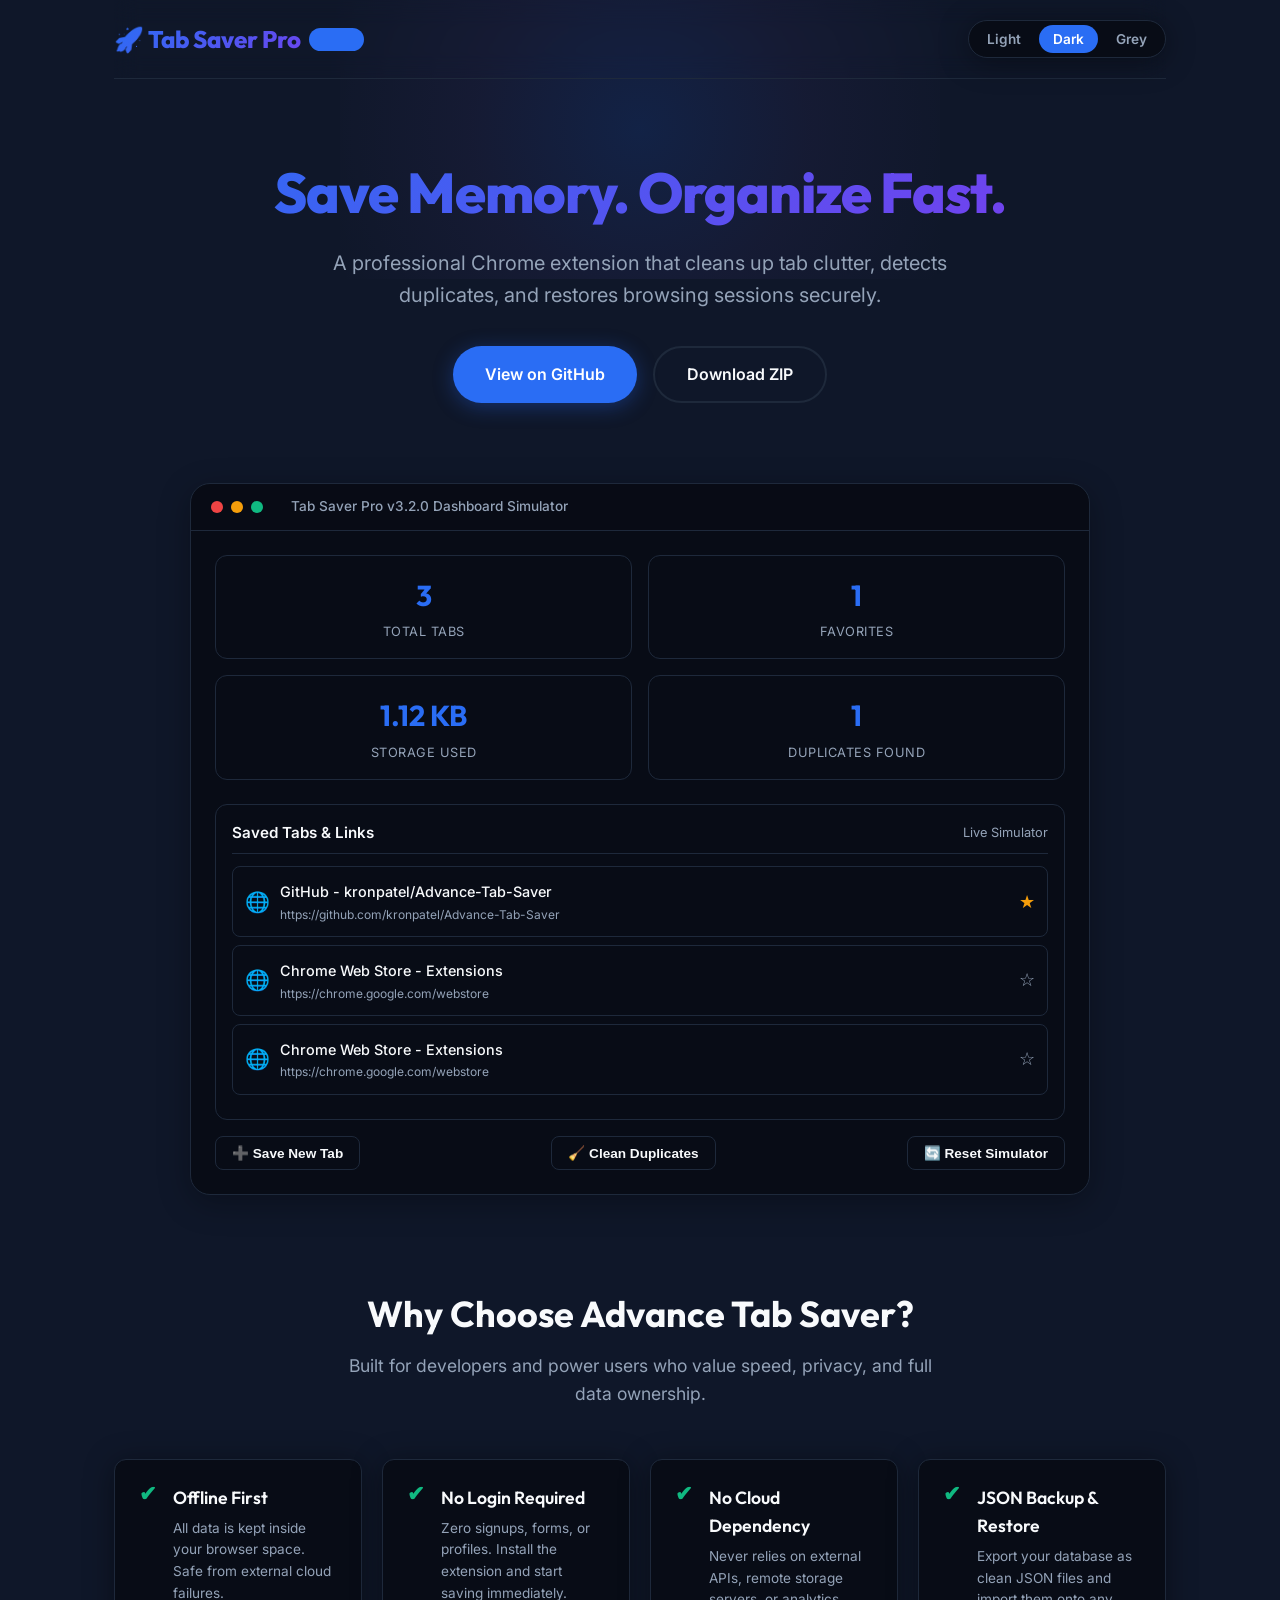
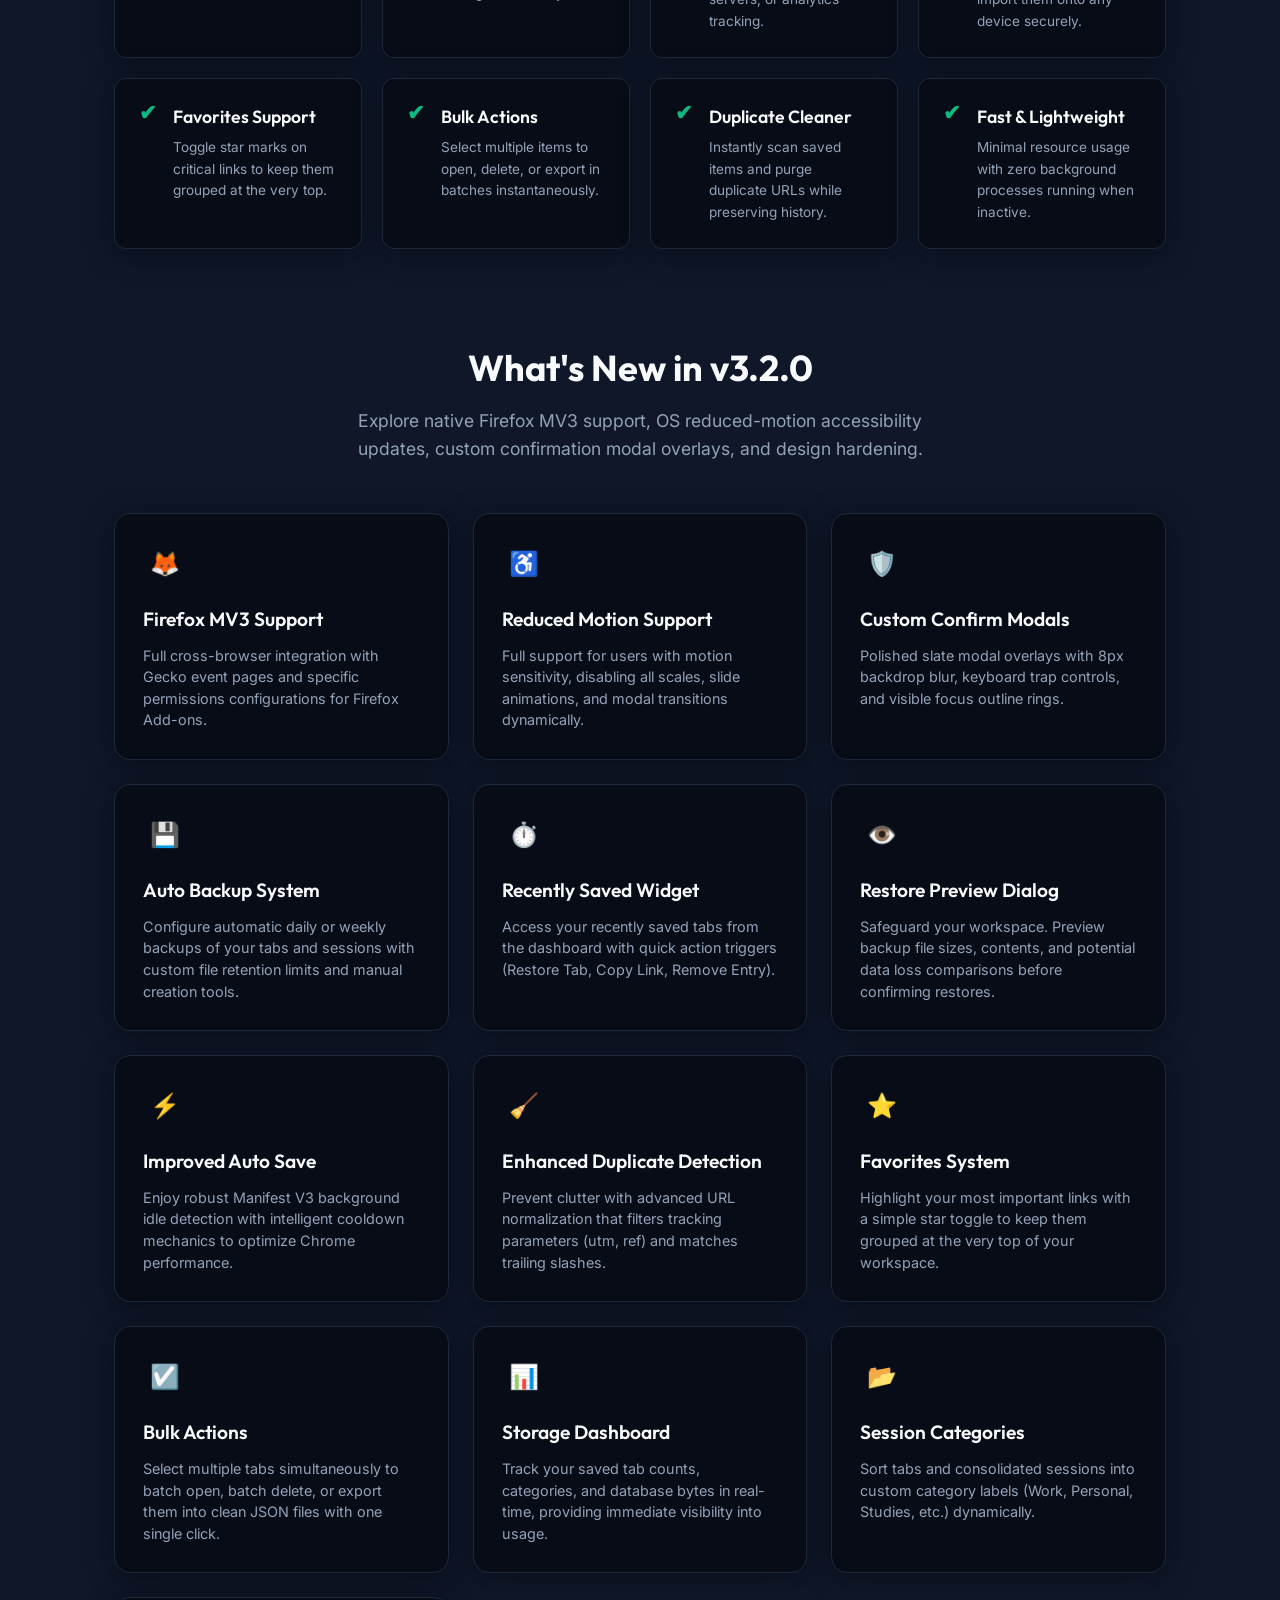
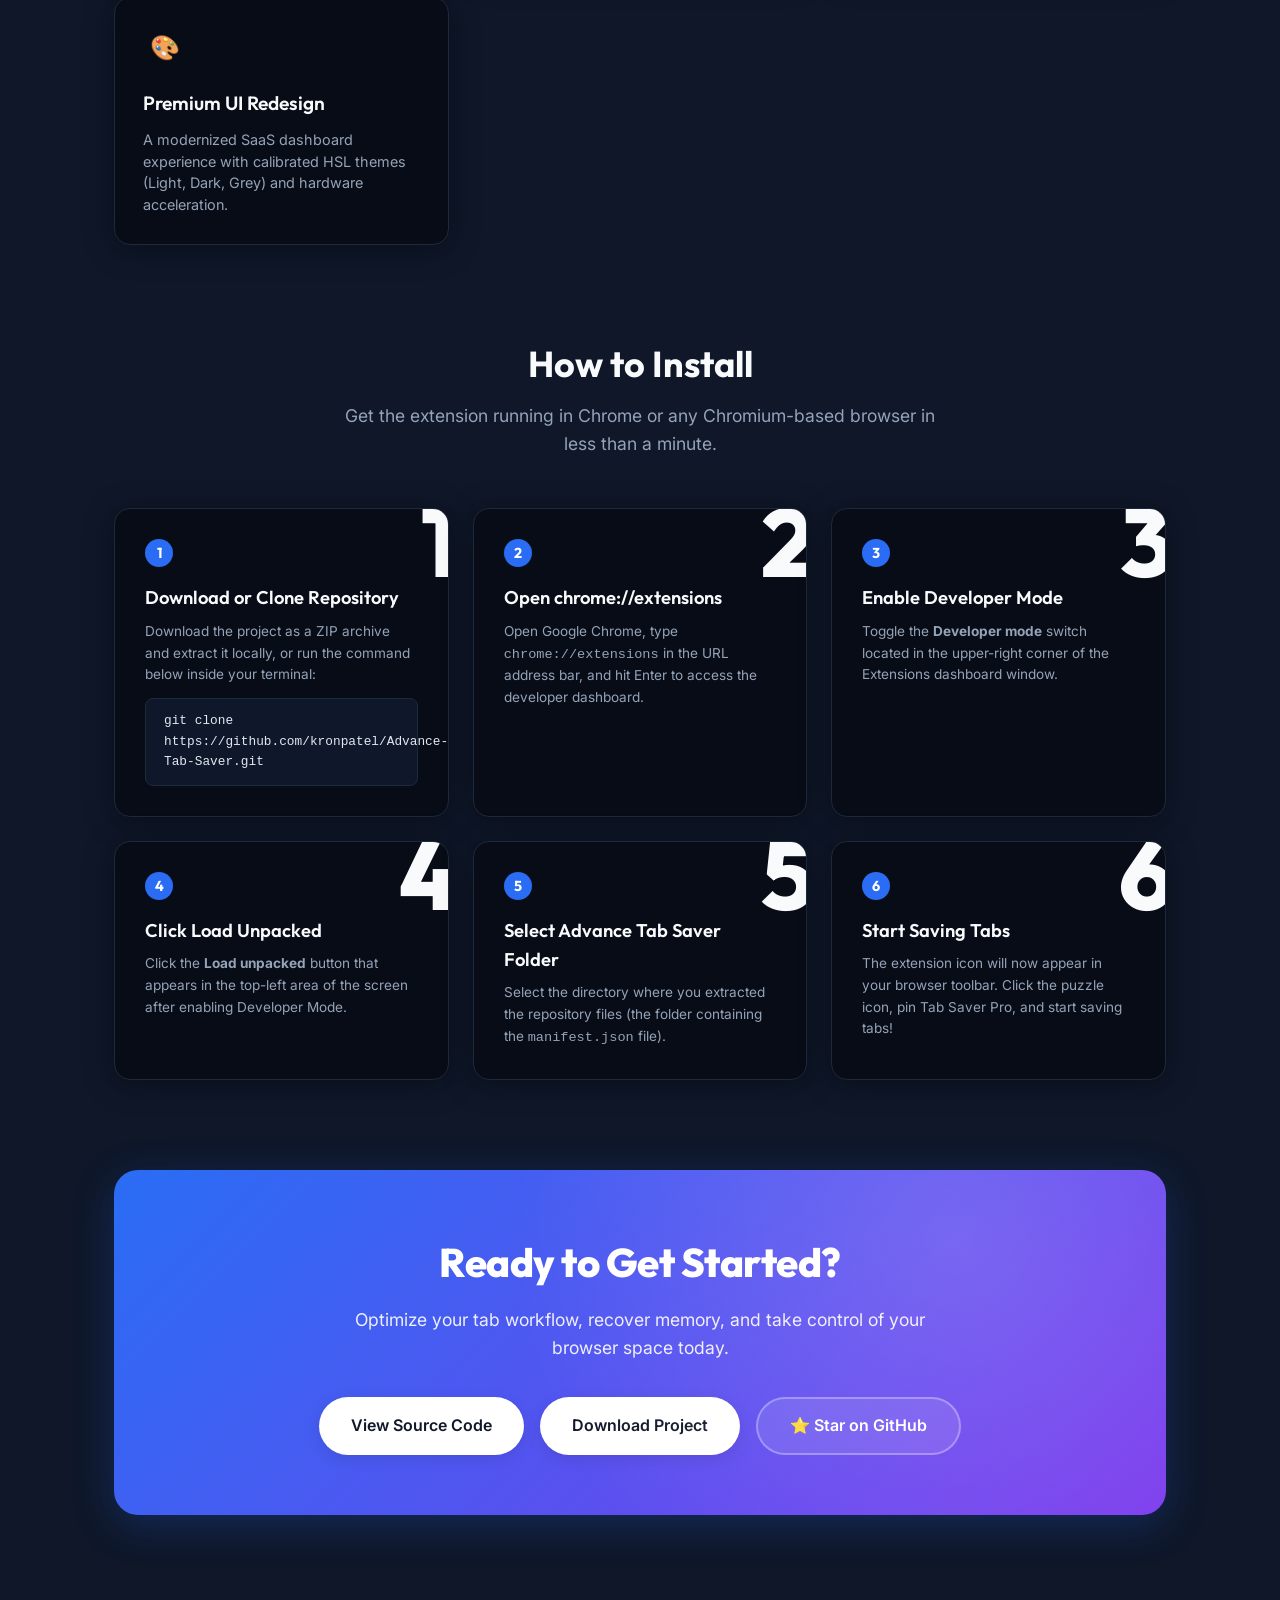
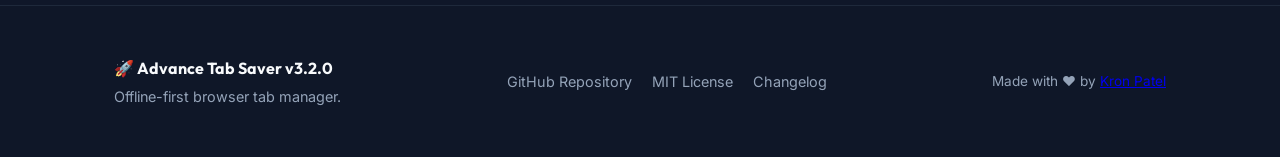
<file: index.html>
<!DOCTYPE html>
<html lang="en">
<head>
    <meta charset="UTF-8">
    <meta name="viewport" content="width=device-width, initial-scale=1.0">
    <title>Tab Saver Pro - Save Memory & Organize Browser Tabs</title>
    <meta name="description" content="A premium Chrome extension to save, organize, categorize, restore, and manage browser tabs with favorites, bulk actions, duplicate detection, and storage analytics.">
    
    <!-- SEO & Open Graph Metadata -->
    <meta name="keywords" content="Tab Saver Pro, browser extension, tab manager, session saver, chrome extension, firefox addon, productivity, tab organizer, duplicate tab cleaner">
    <meta property="og:title" content="Tab Saver Pro - Save Memory & Organize Browser Tabs">
    <meta property="og:description" content="A premium offline-first web extension to save, organize, categorize, and restore your browser tabs and sessions with automated backups and duplicate cleaning.">
    <meta property="og:type" content="website">
    <meta property="og:url" content="https://kronpatel.github.io/Advance-Tab-Saver/">
    <meta property="og:image" content="icons/icon128.png">
    
    <!-- Favicon link -->
    <link rel="icon" type="image/png" href="icons/icon32.png">

    <!-- Google Fonts -->
    <link rel="preconnect" href="https://fonts.googleapis.com">
    <link rel="preconnect" href="https://fonts.gstatic.com" crossorigin>
    <link href="https://fonts.googleapis.com/css2?family=Inter:wght@300;400;500;600;700&family=Outfit:wght@400;500;600;700;800&display=swap" rel="stylesheet">
    
    <style>
        /* --- Design System & CSS Variables --- */
        :root {
            --font-display: 'Outfit', sans-serif;
            --font-body: 'Inter', sans-serif;
            
            /* Calibrated HSL Theme Variables */
            --primary-hsl: 220 90% 56%;
            --primary: hsl(var(--primary-hsl));
            --primary-hover: hsl(220 90% 46%);
            
            /* Theme overrides default to Dark */
            --bg-hsl: 222 47% 11%;
            --bg: hsl(var(--bg-hsl));
            --card-hsl: 222 47% 6%;
            --card: hsl(var(--card-hsl));
            --text-hsl: 210 40% 98%;
            --text: hsl(var(--text-hsl));
            --text-muted-hsl: 215 20.2% 65.1%;
            --text-muted: hsl(var(--text-muted-hsl));
            --border-hsl: 217.2 32.6% 17.5%;
            --border: hsl(var(--border-hsl));
            --shadow: 0 4px 30px rgba(0, 0, 0, 0.4);
            --gradient: linear-gradient(135deg, hsl(220 90% 56%) 0%, hsl(262 83% 58%) 100%);
            --card-shadow: 0 8px 32px 0 rgba(0, 0, 0, 0.3);
        }

        /* Light Theme */
        body.theme-light {
            --bg-hsl: 210 40% 98%;
            --bg: hsl(var(--bg-hsl));
            --card-hsl: 0 0% 100%;
            --card: hsl(var(--card-hsl));
            --text-hsl: 222 47% 11%;
            --text: hsl(var(--text-hsl));
            --text-muted-hsl: 215.4 16.3% 46.9%;
            --text-muted: hsl(var(--text-muted-hsl));
            --border-hsl: 214.3 31.8% 91.4%;
            --border: hsl(var(--border-hsl));
            --shadow: 0 4px 20px rgba(0, 0, 0, 0.05);
            --card-shadow: 0 8px 32px 0 rgba(31, 38, 135, 0.05);
        }

        /* Grey Theme */
        body.theme-grey {
            --bg-hsl: 218 11% 19%;
            --bg: hsl(var(--bg-hsl));
            --card-hsl: 218 11% 14%;
            --card: hsl(var(--card-hsl));
            --text-hsl: 210 20% 98%;
            --text: hsl(var(--text-hsl));
            --text-muted-hsl: 218 11% 65%;
            --text-muted: hsl(var(--text-muted-hsl));
            --border-hsl: 218 11% 25%;
            --border: hsl(var(--border-hsl));
            --shadow: 0 4px 30px rgba(0, 0, 0, 0.3);
            --card-shadow: 0 8px 32px 0 rgba(0, 0, 0, 0.25);
        }

        /* Reset & Global */
        * {
            box-sizing: border-box;
            margin: 0;
            padding: 0;
        }

        body {
            font-family: var(--font-body);
            background-color: var(--bg);
            color: var(--text);
            overflow-x: hidden;
            line-height: 1.6;
            transition: background-color 0.3s ease, color 0.3s ease, border-color 0.3s ease;
        }

        .container {
            max-width: 1100px;
            margin: 0 auto;
            padding: 0 24px;
        }

        /* --- Header / Navbar --- */
        nav {
            display: flex;
            justify-content: space-between;
            align-items: center;
            padding: 20px 0;
            border-bottom: 1px solid var(--border);
            position: sticky;
            top: 0;
            background: rgba(var(--bg-hsl), 0.8);
            backdrop-filter: blur(12px);
            z-index: 100;
            transition: background-color 0.3s ease, border-color 0.3s ease;
        }

        .logo {
            font-family: var(--font-display);
            font-size: 1.5rem;
            font-weight: 800;
            background: var(--gradient);
            -webkit-background-clip: text;
            background-clip: text;
            -webkit-text-fill-color: transparent;
            display: flex;
            align-items: center;
            gap: 8px;
            text-decoration: none;
        }

        .version-tag {
            background: var(--primary);
            color: white;
            font-size: 0.75rem;
            font-weight: 600;
            padding: 2px 8px;
            border-radius: 20px;
            letter-spacing: 0.5px;
        }

        /* Theme Switcher */
        .theme-selector {
            display: flex;
            background: var(--card);
            border: 1px solid var(--border);
            padding: 4px;
            border-radius: 30px;
            gap: 4px;
            box-shadow: var(--shadow);
        }

        .theme-btn {
            background: transparent;
            border: none;
            color: var(--text-muted);
            padding: 6px 14px;
            border-radius: 20px;
            cursor: pointer;
            font-size: 0.85rem;
            font-weight: 600;
            transition: all 0.2s ease;
            font-family: var(--font-body);
        }

        .theme-btn.active {
            background: var(--primary);
            color: #ffffff;
        }

        /* --- Hero Section --- */
        .hero {
            padding: 80px 0 40px;
            text-align: center;
            position: relative;
        }

        .hero::before {
            content: '';
            position: absolute;
            top: -100px;
            left: 50%;
            transform: translateX(-50%);
            width: 600px;
            height: 300px;
            background: radial-gradient(circle, rgba(37, 99, 235, 0.15) 0%, rgba(139, 92, 246, 0.05) 50%, transparent 100%);
            z-index: -1;
            pointer-events: none;
        }

        h1 {
            font-family: var(--font-display);
            font-size: 3.5rem;
            font-weight: 800;
            line-height: 1.2;
            margin-bottom: 20px;
            letter-spacing: -1px;
            background: var(--gradient);
            -webkit-background-clip: text;
            background-clip: text;
            -webkit-text-fill-color: transparent;
        }

        .hero p.tagline {
            font-size: 1.25rem;
            color: var(--text-muted);
            max-width: 650px;
            margin: 0 auto 35px;
        }

        .btn-group {
            display: flex;
            justify-content: center;
            gap: 16px;
            flex-wrap: wrap;
        }

        .btn {
            display: inline-flex;
            align-items: center;
            justify-content: center;
            background: var(--primary);
            color: #ffffff;
            font-family: var(--font-body);
            font-weight: 600;
            padding: 14px 32px;
            border-radius: 50px;
            text-decoration: none;
            box-shadow: 0 4px 20px rgba(37, 99, 235, 0.35);
            transition: transform 0.2s ease, box-shadow 0.2s ease, background-color 0.2s ease;
            cursor: pointer;
            border: none;
        }

        .btn:hover {
            transform: translateY(-2px);
            background: var(--primary-hover);
            box-shadow: 0 6px 24px rgba(37, 99, 235, 0.45);
        }

        .btn-outline {
            background: transparent;
            color: var(--text);
            border: 2px solid var(--border);
            box-shadow: none;
        }

        .btn-outline:hover {
            background: var(--card);
            border-color: var(--text);
            box-shadow: var(--shadow);
            transform: translateY(-2px);
        }

        /* --- Scroll Animations --- */
        .animate-on-scroll {
            opacity: 0;
            transform: translateY(30px);
            transition: opacity 0.8s ease-out, transform 0.8s ease-out;
        }

        .animate-on-scroll.visible {
            opacity: 1;
            transform: translateY(0);
        }

        /* --- Interactive Showcase Dashboard Simulator --- */
        .showcase {
            margin: 40px auto 60px;
            max-width: 900px;
            background: var(--card);
            border: 1px solid var(--border);
            border-radius: 20px;
            box-shadow: var(--card-shadow);
            overflow: hidden;
            transition: background-color 0.3s ease, border-color 0.3s ease, box-shadow 0.3s ease;
        }

        .window-header {
            background: rgba(0, 0, 0, 0.05);
            padding: 12px 20px;
            display: flex;
            align-items: center;
            border-bottom: 1px solid var(--border);
            gap: 8px;
        }

        .dot {
            width: 12px;
            height: 12px;
            border-radius: 50%;
            display: inline-block;
        }

        .dot-red { background: #ef4444; }
        .dot-yellow { background: #f59e0b; }
        .dot-green { background: #10b981; }

        .window-title {
            margin-left: 20px;
            font-size: 0.85rem;
            color: var(--text-muted);
            font-weight: 500;
        }

        /* Simulator Body */
        .sim-body {
            padding: 24px;
        }

        /* Live 2x2 Dashboard Metrics */
        .metric-grid {
            display: grid;
            grid-template-columns: repeat(2, 1fr);
            gap: 16px;
            margin-bottom: 24px;
        }

        .metric-card {
            background: rgba(var(--primary-hsl), 0.04);
            border: 1px solid var(--border);
            border-radius: 12px;
            padding: 16px;
            text-align: center;
        }

        .metric-val {
            font-size: 1.8rem;
            font-weight: 700;
            color: var(--primary);
            font-family: var(--font-display);
        }

        .metric-label {
            font-size: 0.8rem;
            color: var(--text-muted);
            text-transform: uppercase;
            letter-spacing: 0.5px;
            margin-top: 4px;
        }

        /* Live Tabs Simulator List */
        .sim-tabs-container {
            border: 1px solid var(--border);
            border-radius: 12px;
            padding: 16px;
            background: rgba(0, 0, 0, 0.02);
        }

        .sim-tabs-header {
            display: flex;
            justify-content: space-between;
            align-items: center;
            margin-bottom: 12px;
            padding-bottom: 8px;
            border-bottom: 1px solid var(--border);
        }

        .sim-tabs-title {
            font-size: 0.95rem;
            font-weight: 600;
        }

        .sim-tab-item {
            display: flex;
            align-items: center;
            justify-content: space-between;
            padding: 12px;
            background: var(--card);
            border: 1px solid var(--border);
            border-radius: 8px;
            margin-bottom: 8px;
            transition: transform 0.2s ease;
        }

        .sim-tab-item:hover {
            transform: translateX(4px);
        }

        .sim-tab-info {
            display: flex;
            align-items: center;
            gap: 10px;
        }

        .sim-tab-fav {
            font-size: 1.25rem;
        }

        .sim-tab-title {
            font-weight: 500;
            font-size: 0.9rem;
        }

        .sim-tab-url {
            font-size: 0.75rem;
            color: var(--text-muted);
            display: block;
        }

        .sim-btn-star {
            background: transparent;
            border: none;
            cursor: pointer;
            font-size: 1.15rem;
            color: var(--text-muted);
            transition: color 0.2s ease;
        }

        .sim-btn-star.starred {
            color: #f59e0b;
        }

        /* Interactive controls for simulator */
        .sim-controls {
            display: flex;
            justify-content: space-between;
            margin-top: 16px;
            gap: 12px;
            flex-wrap: wrap;
        }

        .sim-control-btn {
            background: var(--card);
            border: 1px solid var(--border);
            color: var(--text);
            padding: 8px 16px;
            border-radius: 8px;
            cursor: pointer;
            font-size: 0.85rem;
            font-weight: 600;
            display: inline-flex;
            align-items: center;
            gap: 6px;
            transition: all 0.2s ease;
        }

        .sim-control-btn:hover {
            border-color: var(--primary);
            color: var(--primary);
        }

        /* --- Section Titles --- */
        .section-title {
            font-family: var(--font-display);
            font-size: 2.25rem;
            font-weight: 700;
            text-align: center;
            margin: 90px 0 40px;
        }

        .section-subtitle {
            text-align: center;
            color: var(--text-muted);
            font-size: 1.1rem;
            margin-top: -30px;
            margin-bottom: 50px;
            max-width: 600px;
            margin-left: auto;
            margin-right: auto;
        }

        /* --- 1. Why Choose Section --- */
        .value-grid {
            display: grid;
            grid-template-columns: repeat(auto-fit, minmax(240px, 1fr));
            gap: 20px;
            margin-bottom: 60px;
        }

        .value-card {
            background: var(--card);
            border: 1px solid var(--border);
            border-radius: 12px;
            padding: 24px;
            box-shadow: var(--shadow);
            transition: transform 0.2s ease, border-color 0.2s ease;
            display: flex;
            align-items: flex-start;
            gap: 16px;
        }

        .value-card:hover {
            transform: translateY(-2px);
            border-color: var(--primary);
        }

        .value-icon {
            font-size: 1.3rem;
            color: #10b981;
            font-weight: bold;
            line-height: 1;
        }

        .value-content h3 {
            font-family: var(--font-display);
            font-size: 1.1rem;
            font-weight: 600;
            margin-bottom: 6px;
            color: var(--text);
        }

        .value-content p {
            font-size: 0.85rem;
            color: var(--text-muted);
        }

        /* --- 2. What's New v3.0.0 Section --- */
        .features-grid {
            display: grid;
            grid-template-columns: repeat(auto-fit, minmax(250px, 1fr));
            gap: 24px;
        }

        .feature-card {
            background: var(--card);
            border: 1px solid var(--border);
            border-radius: 16px;
            padding: 28px;
            box-shadow: var(--shadow);
            transition: transform 0.3s ease, box-shadow 0.3s ease, border-color 0.3s ease;
        }

        .feature-card:hover {
            transform: translateY(-4px);
            box-shadow: var(--card-shadow);
            border-color: var(--primary);
        }

        .feature-icon {
            font-size: 1.5rem;
            width: 44px;
            height: 44px;
            background: rgba(var(--primary-hsl), 0.1);
            color: var(--primary);
            border-radius: 10px;
            display: flex;
            align-items: center;
            justify-content: center;
            margin-bottom: 18px;
        }

        .feature-card h3 {
            font-family: var(--font-display);
            font-size: 1.2rem;
            font-weight: 600;
            margin-bottom: 10px;
        }

        .feature-card p {
            font-size: 0.9rem;
            color: var(--text-muted);
            line-height: 1.5;
        }

        /* --- 3. Installation Guide Section --- */
        .guide-grid {
            display: grid;
            grid-template-columns: repeat(auto-fit, minmax(280px, 1fr));
            gap: 24px;
            margin-top: 30px;
            position: relative;
        }

        .guide-card {
            background: var(--card);
            border: 1px solid var(--border);
            border-radius: 16px;
            padding: 30px;
            box-shadow: var(--shadow);
            position: relative;
            overflow: hidden;
            transition: border-color 0.2s ease;
        }

        .guide-card:hover {
            border-color: var(--primary);
        }

        .guide-num {
            position: absolute;
            top: -15px;
            right: -10px;
            font-family: var(--font-display);
            font-size: 6rem;
            font-weight: 800;
            color: rgba(var(--primary-hsl), 0.07);
            line-height: 1;
            user-select: none;
            pointer-events: none;
        }

        .guide-step {
            display: inline-block;
            background: var(--primary);
            color: white;
            font-family: var(--font-display);
            font-weight: bold;
            font-size: 0.9rem;
            width: 28px;
            height: 28px;
            border-radius: 50%;
            text-align: center;
            line-height: 28px;
            margin-bottom: 16px;
        }

        .guide-card h3 {
            font-family: var(--font-display);
            font-size: 1.15rem;
            font-weight: 600;
            margin-bottom: 8px;
        }

        .guide-card p {
            font-size: 0.85rem;
            color: var(--text-muted);
        }

        /* Dev Command Block inside installation */
        .dev-box {
            background: #0f172a;
            border: 1px solid #1e293b;
            padding: 12px 18px;
            border-radius: 8px;
            display: flex;
            justify-content: space-between;
            align-items: center;
            color: #e2e8f0;
            font-family: monospace;
            font-size: 0.8rem;
            margin-top: 12px;
        }

        /* --- 4. Improve GitHub Call-To-Action Section --- */
        .cta-banner {
            margin: 90px 0;
            background: var(--gradient);
            border-radius: 24px;
            padding: 60px 40px;
            text-align: center;
            color: #ffffff;
            box-shadow: 0 10px 40px rgba(37, 99, 235, 0.25);
            position: relative;
            overflow: hidden;
        }

        .cta-banner::before {
            content: '';
            position: absolute;
            top: 0;
            left: 0;
            right: 0;
            bottom: 0;
            background: radial-gradient(circle at 80% 20%, rgba(255, 255, 255, 0.15) 0%, transparent 50%);
            pointer-events: none;
        }

        .cta-banner h2 {
            font-family: var(--font-display);
            font-size: 2.5rem;
            font-weight: 800;
            margin-bottom: 12px;
            letter-spacing: -0.5px;
        }

        .cta-banner p {
            font-size: 1.1rem;
            max-width: 600px;
            margin: 0 auto 35px;
            opacity: 0.9;
        }

        .cta-buttons {
            display: flex;
            justify-content: center;
            gap: 16px;
            flex-wrap: wrap;
        }

        .btn-cta {
            background: #ffffff;
            color: hsl(222 47% 11%) !important;
            box-shadow: 0 4px 15px rgba(0, 0, 0, 0.1);
        }

        .btn-cta:hover {
            background: #f1f5f9;
            box-shadow: 0 6px 20px rgba(0, 0, 0, 0.15);
        }

        .btn-cta-outline {
            background: rgba(255, 255, 255, 0.1);
            color: #ffffff !important;
            border: 2px solid rgba(255, 255, 255, 0.3);
            box-shadow: none;
        }

        .btn-cta-outline:hover {
            background: rgba(255, 255, 255, 0.2);
            border-color: #ffffff;
        }

        /* --- 5. Footer Enhancement --- */
        footer {
            border-top: 1px solid var(--border);
            padding: 50px 0;
            background: rgba(0, 0, 0, 0.02);
            color: var(--text-muted);
            font-size: 0.9rem;
            transition: border-color 0.3s ease;
        }

        .footer-grid {
            display: flex;
            justify-content: space-between;
            align-items: center;
            flex-wrap: wrap;
            gap: 24px;
        }

        .footer-left {
            display: flex;
            flex-direction: column;
            gap: 4px;
        }

        .footer-left .app-title {
            font-family: var(--font-display);
            font-weight: 700;
            color: var(--text);
            font-size: 1rem;
        }

        .footer-links {
            display: flex;
            gap: 20px;
        }

        .footer-links a {
            color: var(--text-muted);
            text-decoration: none;
            transition: color 0.2s ease;
        }

        .footer-links a:hover {
            color: var(--primary);
            text-decoration: underline;
        }

        .footer-author {
            font-size: 0.85rem;
        }

        /* Responsive Layouts */
        @media (max-width: 768px) {
            h1 { font-size: 2.5rem; }
            .metric-grid { grid-template-columns: 1fr; }
            .section-title { font-size: 1.8rem; margin: 60px 0 30px; }
            .section-subtitle { margin-top: -20px; margin-bottom: 35px; font-size: 1rem; }
            .features-grid { grid-template-columns: 1fr; }
            .guide-grid { grid-template-columns: 1fr; }
            .cta-banner { padding: 40px 20px; margin: 60px 0; }
            .cta-banner h2 { font-size: 1.8rem; }
            .footer-grid { flex-direction: column; text-align: center; }
            .footer-links { justify-content: center; }
        }
    </style>
</head>
<body class="theme-dark">

    <div class="container">
        <!-- Navigation bar -->
        <nav>
            <a href="#" class="logo">
                🚀 Tab Saver Pro <span class="version-tag">v3.2.0</span>
            </a>
            
            <div class="theme-selector">
                <button class="theme-btn" onclick="setTheme('light')">Light</button>
                <button class="theme-btn active" id="btn-dark" onclick="setTheme('dark')">Dark</button>
                <button class="theme-btn" onclick="setTheme('grey')">Grey</button>
            </div>
        </nav>

        <!-- Hero section -->
        <header class="hero">
            <h1 class="animate-on-scroll">Save Memory. Organize Fast.</h1>
            <p class="tagline animate-on-scroll">A professional Chrome extension that cleans up tab clutter, detects duplicates, and restores browsing sessions securely.</p>
            
            <div class="btn-group animate-on-scroll">
                <a href="https://github.com/kronpatel/Advance-Tab-Saver" class="btn">View on GitHub</a>
                <a href="https://github.com/kronpatel/Advance-Tab-Saver/archive/refs/heads/main.zip" class="btn btn-outline">Download ZIP</a>
            </div>
        </header>

        <!-- Interactive Simulator -->
        <section class="showcase animate-on-scroll">
            <div class="window-header">
                <span class="dot dot-red"></span>
                <span class="dot dot-yellow"></span>
                <span class="dot dot-green"></span>
                <span class="window-title">Tab Saver Pro v3.2.0 Dashboard Simulator</span>
            </div>
            
            <div class="sim-body">
                <!-- Metrics Panel -->
                <div class="metric-grid">
                    <div class="metric-card">
                        <div class="metric-val" id="metric-tabs">3</div>
                        <div class="metric-label">Total Tabs</div>
                    </div>
                    <div class="metric-card">
                        <div class="metric-val" id="metric-favs">1</div>
                        <div class="metric-label">Favorites</div>
                    </div>
                    <div class="metric-card">
                        <div class="metric-val">1.12 KB</div>
                        <div class="metric-label">Storage Used</div>
                    </div>
                    <div class="metric-card">
                        <div class="metric-val" id="metric-dups">1</div>
                        <div class="metric-label">Duplicates Found</div>
                    </div>
                </div>

                <!-- Live Tabs list -->
                <div class="sim-tabs-container">
                    <div class="sim-tabs-header">
                        <span class="sim-tabs-title">Saved Tabs & Links</span>
                        <span style="font-size: 0.8rem; color: var(--text-muted)">Live Simulator</span>
                    </div>
                    
                    <div id="sim-tabs-list">
                        <!-- Items rendered via JS -->
                    </div>
                </div>

                <!-- Simulator Controls -->
                <div class="sim-controls">
                    <button class="sim-control-btn" onclick="addMockTab()">
                        ➕ Save New Tab
                    </button>
                    <button class="sim-control-btn" onclick="cleanDuplicates()">
                        🧹 Clean Duplicates
                    </button>
                    <button class="sim-control-btn" onclick="resetSimulator()">
                        🔄 Reset Simulator
                    </button>
                </div>
            </div>
        </section>

        <!-- 1. Why Choose Advance Tab Saver Section -->
        <h2 class="section-title animate-on-scroll">Why Choose Advance Tab Saver?</h2>
        <p class="section-subtitle animate-on-scroll">Built for developers and power users who value speed, privacy, and full data ownership.</p>
        
        <div class="value-grid">
            <div class="value-card animate-on-scroll">
                <span class="value-icon">✔</span>
                <div class="value-content">
                    <h3>Offline First</h3>
                    <p>All data is kept inside your browser space. Safe from external cloud failures.</p>
                </div>
            </div>
            <div class="value-card animate-on-scroll">
                <span class="value-icon">✔</span>
                <div class="value-content">
                    <h3>No Login Required</h3>
                    <p>Zero signups, forms, or profiles. Install the extension and start saving immediately.</p>
                </div>
            </div>
            <div class="value-card animate-on-scroll">
                <span class="value-icon">✔</span>
                <div class="value-content">
                    <h3>No Cloud Dependency</h3>
                    <p>Never relies on external APIs, remote storage servers, or analytics tracking.</p>
                </div>
            </div>
            <div class="value-card animate-on-scroll">
                <span class="value-icon">✔</span>
                <div class="value-content">
                    <h3>JSON Backup & Restore</h3>
                    <p>Export your database as clean JSON files and import them onto any device securely.</p>
                </div>
            </div>
            <div class="value-card animate-on-scroll">
                <span class="value-icon">✔</span>
                <div class="value-content">
                    <h3>Favorites Support</h3>
                    <p>Toggle star marks on critical links to keep them grouped at the very top.</p>
                </div>
            </div>
            <div class="value-card animate-on-scroll">
                <span class="value-icon">✔</span>
                <div class="value-content">
                    <h3>Bulk Actions</h3>
                    <p>Select multiple items to open, delete, or export in batches instantaneously.</p>
                </div>
            </div>
            <div class="value-card animate-on-scroll">
                <span class="value-icon">✔</span>
                <div class="value-content">
                    <h3>Duplicate Cleaner</h3>
                    <p>Instantly scan saved items and purge duplicate URLs while preserving history.</p>
                </div>
            </div>
            <div class="value-card animate-on-scroll">
                <span class="value-icon">✔</span>
                <div class="value-content">
                    <h3>Fast & Lightweight</h3>
                    <p>Minimal resource usage with zero background processes running when inactive.</p>
                </div>
            </div>
        </div>

        <!-- 2. What's New in v3.2.0 Highlights Section -->
        <h2 class="section-title animate-on-scroll">What's New in v3.2.0</h2>
        <p class="section-subtitle animate-on-scroll">Explore native Firefox MV3 support, OS reduced-motion accessibility updates, custom confirmation modal overlays, and design hardening.</p>
        
        <div class="features-grid">
            <div class="feature-card animate-on-scroll">
                <div class="feature-icon">🦊</div>
                <h3>Firefox MV3 Support</h3>
                <p>Full cross-browser integration with Gecko event pages and specific permissions configurations for Firefox Add-ons.</p>
            </div>

            <div class="feature-card animate-on-scroll">
                <div class="feature-icon">♿</div>
                <h3>Reduced Motion Support</h3>
                <p>Full support for users with motion sensitivity, disabling all scales, slide animations, and modal transitions dynamically.</p>
            </div>

            <div class="feature-card animate-on-scroll">
                <div class="feature-icon">🛡️</div>
                <h3>Custom Confirm Modals</h3>
                <p>Polished slate modal overlays with 8px backdrop blur, keyboard trap controls, and visible focus outline rings.</p>
            </div>

            <div class="feature-card animate-on-scroll">
                <div class="feature-icon">💾</div>
                <h3>Auto Backup System</h3>
                <p>Configure automatic daily or weekly backups of your tabs and sessions with custom file retention limits and manual creation tools.</p>
            </div>

            <div class="feature-card animate-on-scroll">
                <div class="feature-icon">⏱️</div>
                <h3>Recently Saved Widget</h3>
                <p>Access your recently saved tabs from the dashboard with quick action triggers (Restore Tab, Copy Link, Remove Entry).</p>
            </div>

            <div class="feature-card animate-on-scroll">
                <div class="feature-icon">👁️</div>
                <h3>Restore Preview Dialog</h3>
                <p>Safeguard your workspace. Preview backup file sizes, contents, and potential data loss comparisons before confirming restores.</p>
            </div>

            <div class="feature-card animate-on-scroll">
                <div class="feature-icon">⚡</div>
                <h3>Improved Auto Save</h3>
                <p>Enjoy robust Manifest V3 background idle detection with intelligent cooldown mechanics to optimize Chrome performance.</p>
            </div>

            <div class="feature-card animate-on-scroll">
                <div class="feature-icon">🧹</div>
                <h3>Enhanced Duplicate Detection</h3>
                <p>Prevent clutter with advanced URL normalization that filters tracking parameters (utm, ref) and matches trailing slashes.</p>
            </div>

            <div class="feature-card animate-on-scroll">
                <div class="feature-icon">⭐</div>
                <h3>Favorites System</h3>
                <p>Highlight your most important links with a simple star toggle to keep them grouped at the very top of your workspace.</p>
            </div>
            
            <div class="feature-card animate-on-scroll">
                <div class="feature-icon">☑️</div>
                <h3>Bulk Actions</h3>
                <p>Select multiple tabs simultaneously to batch open, batch delete, or export them into clean JSON files with one single click.</p>
            </div>

            <div class="feature-card animate-on-scroll">
                <div class="feature-icon">📊</div>
                <h3>Storage Dashboard</h3>
                <p>Track your saved tab counts, categories, and database bytes in real-time, providing immediate visibility into usage.</p>
            </div>

            <div class="feature-card animate-on-scroll">
                <div class="feature-icon">📂</div>
                <h3>Session Categories</h3>
                <p>Sort tabs and consolidated sessions into custom category labels (Work, Personal, Studies, etc.) dynamically.</p>
            </div>

            <div class="feature-card animate-on-scroll">
                <div class="feature-icon">🎨</div>
                <h3>Premium UI Redesign</h3>
                <p>A modernized SaaS dashboard experience with calibrated HSL themes (Light, Dark, Grey) and hardware acceleration.</p>
            </div>
        </div>

        <!-- 3. How to Install Section -->
        <h2 class="section-title animate-on-scroll">How to Install</h2>
        <p class="section-subtitle animate-on-scroll">Get the extension running in Chrome or any Chromium-based browser in less than a minute.</p>
        
        <div class="guide-grid">
            <div class="guide-card animate-on-scroll">
                <span class="guide-num">1</span>
                <span class="guide-step">1</span>
                <h3>Download or Clone Repository</h3>
                <p>Download the project as a ZIP archive and extract it locally, or run the command below inside your terminal:</p>
                <div class="dev-box">
                    <span id="git-command">git clone https://github.com/kronpatel/Advance-Tab-Saver.git</span>
                    <button class="copy-btn" onclick="copyCode()" style="background: var(--primary); padding: 4px 8px; border-radius: 4px; font-size: 0.75rem; border: none; cursor: pointer; color: white;">Copy</button>
                </div>
            </div>

            <div class="guide-card animate-on-scroll">
                <span class="guide-num">2</span>
                <span class="guide-step">2</span>
                <h3>Open chrome://extensions</h3>
                <p>Open Google Chrome, type <code>chrome://extensions</code> in the URL address bar, and hit Enter to access the developer dashboard.</p>
            </div>

            <div class="guide-card animate-on-scroll">
                <span class="guide-num">3</span>
                <span class="guide-step">3</span>
                <h3>Enable Developer Mode</h3>
                <p>Toggle the <strong>Developer mode</strong> switch located in the upper-right corner of the Extensions dashboard window.</p>
            </div>

            <div class="guide-card animate-on-scroll">
                <span class="guide-num">4</span>
                <span class="guide-step">4</span>
                <h3>Click Load Unpacked</h3>
                <p>Click the <strong>Load unpacked</strong> button that appears in the top-left area of the screen after enabling Developer Mode.</p>
            </div>

            <div class="guide-card animate-on-scroll">
                <span class="guide-num">5</span>
                <span class="guide-step">5</span>
                <h3>Select Advance Tab Saver Folder</h3>
                <p>Select the directory where you extracted the repository files (the folder containing the <code>manifest.json</code> file).</p>
            </div>

            <div class="guide-card animate-on-scroll">
                <span class="guide-num">6</span>
                <span class="guide-step">6</span>
                <h3>Start Saving Tabs</h3>
                <p>The extension icon will now appear in your browser toolbar. Click the puzzle icon, pin Tab Saver Pro, and start saving tabs!</p>
            </div>
        </div>

        <!-- 4. Ready to Get Started CTA Section -->
        <section class="cta-banner animate-on-scroll">
            <h2>Ready to Get Started?</h2>
            <p>Optimize your tab workflow, recover memory, and take control of your browser space today.</p>
            
            <div class="cta-buttons">
                <a href="https://github.com/kronpatel/Advance-Tab-Saver" class="btn btn-cta" target="_blank">View Source Code</a>
                <a href="https://github.com/kronpatel/Advance-Tab-Saver/archive/refs/heads/main.zip" class="btn btn-cta">Download Project</a>
                <a href="https://github.com/kronpatel/Advance-Tab-Saver/stargazers" class="btn btn-cta-outline" target="_blank">⭐ Star on GitHub</a>
            </div>
        </section>

    </div>

    <!-- 5. Footer Upgraded -->
    <footer>
        <div class="container">
            <div class="footer-grid">
                <div class="footer-left">
                    <span class="app-title">🚀 Advance Tab Saver v3.2.0</span>
                    <span>Offline-first browser tab manager.</span>
                </div>
                
                <div class="footer-links">
                    <a href="https://github.com/kronpatel/Advance-Tab-Saver" target="_blank">GitHub Repository</a>
                    <a href="https://github.com/kronpatel/Advance-Tab-Saver/blob/main/LICENSE" target="_blank">MIT License</a>
                    <a href="https://github.com/kronpatel/Advance-Tab-Saver/blob/main/CHANGELOG.md" target="_blank">Changelog</a>
                </div>
                
                <div class="footer-author">
                    <span>Made with ❤️ by <a href="https://github.com/kronpatel" target="_blank">Kron Patel</a></span>
                </div>
            </div>
        </div>
    </footer>

    <script>
        // --- Feature 1: Theme Switcher Engine ---
        function setTheme(themeName) {
            document.body.className = '';
            document.body.classList.add('theme-' + themeName);
            
            // Update active states on buttons
            document.querySelectorAll('.theme-btn').forEach(btn => {
                btn.classList.remove('active');
                if (btn.innerText.toLowerCase() === themeName) {
                    btn.classList.add('active');
                }
            });
            
            localStorage.setItem('site-theme', themeName);
        }

        // Load theme from storage
        const savedTheme = localStorage.getItem('site-theme') || 'dark';
        setTheme(savedTheme);

        // --- Feature 2: Scroll Animation Observer ---
        const observer = new IntersectionObserver((entries) => {
            entries.forEach(entry => {
                if (entry.isIntersecting) {
                    entry.target.classList.add('visible');
                }
            });
        }, { threshold: 0.05 });

        document.querySelectorAll('.animate-on-scroll').forEach(el => observer.observe(el));

        // --- Feature 3: Copy Code Function ---
        function copyCode() {
            const command = document.getElementById('git-command').innerText;
            navigator.clipboard.writeText(command).then(() => {
                const btn = document.querySelector('.copy-btn');
                btn.innerText = 'Copied!';
                btn.style.background = '#10b981';
                setTimeout(() => {
                    btn.innerText = 'Copy';
                    btn.style.background = 'var(--primary)';
                }, 2000);
            });
        }

        // --- Feature 4: Interactive Simulator Logic ---
        let mockTabs = [
            { id: 1, title: 'GitHub - kronpatel/Advance-Tab-Saver', url: 'https://github.com/kronpatel/Advance-Tab-Saver', starred: true },
            { id: 2, title: 'Chrome Web Store - Extensions', url: 'https://chrome.google.com/webstore', starred: false },
            { id: 3, title: 'Chrome Web Store - Extensions', url: 'https://chrome.google.com/webstore', starred: false } // Intentional duplicate
        ];

        function renderSimulator() {
            const listContainer = document.getElementById('sim-tabs-list');
            listContainer.innerHTML = '';

            // Update metrics
            document.getElementById('metric-tabs').innerText = mockTabs.length;
            const favoritesCount = mockTabs.filter(t => t.starred).length;
            document.getElementById('metric-favs').innerText = favoritesCount;

            // Check duplicates
            const urls = mockTabs.map(t => t.url);
            const duplicates = urls.filter((url, index) => urls.indexOf(url) !== index);
            document.getElementById('metric-dups').innerText = duplicates.length;

            mockTabs.forEach(tab => {
                const tabEl = document.createElement('div');
                tabEl.className = 'sim-tab-item';
                tabEl.innerHTML = `
                    <div class="sim-tab-info">
                        <span class="sim-tab-fav">🌐</span>
                        <div>
                            <span class="sim-tab-title">${tab.title}</span>
                            <span class="sim-tab-url">${tab.url}</span>
                        </div>
                    </div>
                    <button class="sim-btn-star ${tab.starred ? 'starred' : ''}" onclick="toggleSimStar(${tab.id})">
                        ${tab.starred ? '★' : '☆'}
                    </button>
                `;
                listContainer.appendChild(tabEl);
            });
        }

        function toggleSimStar(id) {
            mockTabs = mockTabs.map(tab => {
                if (tab.id === id) {
                    return { ...tab, starred: !tab.starred };
                }
                return tab;
            });
            renderSimulator();
        }

        function cleanDuplicates() {
            const seen = new Set();
            mockTabs = mockTabs.filter(tab => {
                if (seen.has(tab.url)) {
                    return false;
                }
                seen.add(tab.url);
                return true;
            });
            renderSimulator();
        }

        function addMockTab() {
            const randomTitles = [
                'Google Calendar',
                'Tailwind CSS Documentation',
                'MDN Web Docs - JavaScript',
                'Vite.js Guide',
                'Google Calendar' // intentionally might add duplicate
            ];
            const randomUrls = [
                'https://calendar.google.com',
                'https://tailwindcss.com/docs',
                'https://developer.mozilla.org',
                'https://vitejs.dev',
                'https://calendar.google.com'
            ];
            const randIndex = Math.floor(Math.random() * randomTitles.length);
            
            const newTab = {
                id: Date.now(),
                title: randomTitles[randIndex],
                url: randomUrls[randIndex],
                starred: false
            };
            mockTabs.push(newTab);
            renderSimulator();
        }

        function resetSimulator() {
            mockTabs = [
                { id: 1, title: 'GitHub - kronpatel/Advance-Tab-Saver', url: 'https://github.com/kronpatel/Advance-Tab-Saver', starred: true },
                { id: 2, title: 'Chrome Web Store - Extensions', url: 'https://chrome.google.com/webstore', starred: false },
                { id: 3, title: 'Chrome Web Store - Extensions', url: 'https://chrome.google.com/webstore', starred: false }
            ];
            renderSimulator();
        }

        // Initialize live simulator
        renderSimulator();
    </script>
</body>
</html>
</file>
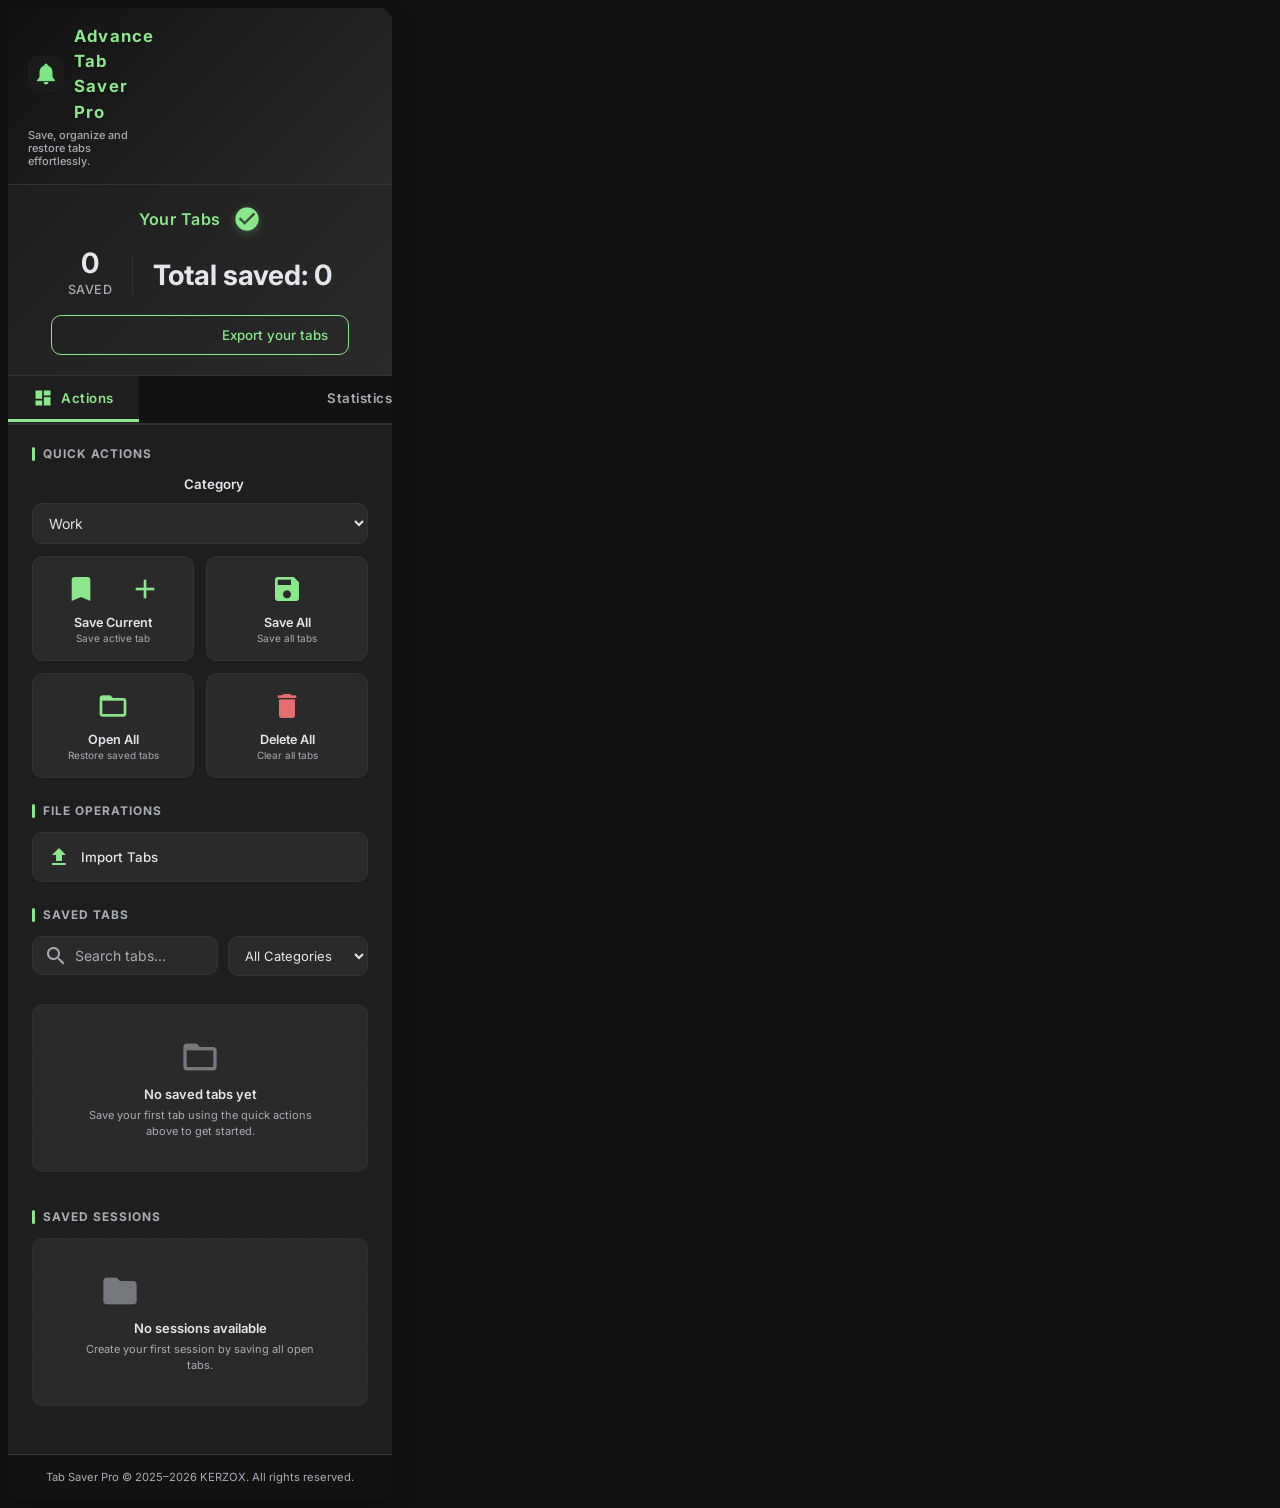
<file: popup.html>
<!DOCTYPE html>
<html lang="en">
  <head>
    <meta charset="UTF-8" />
    <meta name="viewport" content="width=device-width, initial-scale=1.0" />
    <title>Tab Saver Pro</title>
    <link rel="stylesheet" href="style.css" />
    <link rel="preconnect" href="https://fonts.googleapis.com" />
    <link rel="preconnect" href="https://fonts.gstatic.com" crossorigin />
    <link href="https://fonts.googleapis.com/css2?family=Inter:wght@400;500;600;700&display=swap" rel="stylesheet" />
    <link
      href="https://fonts.googleapis.com/icon?family=Material+Icons"
      rel="stylesheet"
    />
  </head>
  <body>
    <main class="ag-main-card">
      <!-- Header Section -->
      <header class="ag-header">
        <div class="ag-header-left">
          <div class="ag-header-brand">
            <img
              src="icons/icon48.png"
              alt="Advance Tab Saver Pro Logo"
              class="ag-logo"
            />
            <h1 class="ag-title">Advance Tab Saver Pro</h1>
          </div>
          <p class="ag-subtitle">Save, organize and restore tabs effortlessly.</p>
        </div>
        <div class="ag-header-actions">
          <button
            class="ag-theme-toggle-btn"
            id="themeToggleBtn"
            title="Toggle theme"
            aria-label="Toggle theme"
          >
            <span id="themeToggleIcon" class="material-icons">dark_mode</span>
          </button>
          <button
            class="ag-settings-btn"
            id="settingsBtn"
            title="Settings"
            aria-label="Open settings"
          >
            <span class="material-icons">settings</span>
          </button>
        </div>
      </header>

      <!-- Message Bar -->
      <div
        id="messageBar"
        class="ag-message"
        role="alert"
        aria-live="polite"
      ></div>



      <!-- Status Dashboard -->
      <section class="ag-status">
        <div class="ag-status-header">
          <h2 class="ag-domain" id="currentDomain">Your Tabs</h2>
          <div class="ag-status-badge">
            <span class="material-icons ag-check-icon">check_circle</span>
          </div>
        </div>
        <div class="ag-status-stats">
          <div class="ag-stat-item">
            <div class="ag-stat-value">
              <span id="tabCount">0</span>
            </div>
            <div class="ag-stat-label">Saved</div>
          </div>
          <div class="ag-stat-divider"></div>
          <div class="ag-stat-item">
            <div class="ag-stat-value" id="totalTabs">Total saved: 0</div>
          </div>
        </div>
        <button class="ag-export-link" id="exportBtn">
          <span class="material-icons">download</span>
          <span>Export your tabs</span>
        </button>
      </section>

      <!-- Navigation Tabs -->
      <nav class="ag-tabs" role="tablist">
        <button
          class="ag-tab-btn ag-tab-btn-active"
          id="actionsTab"
          role="tab"
          aria-selected="true"
          aria-controls="actionsContent"
        >
          <span class="material-icons">dashboard</span>
          <span>Actions</span>
        </button>
        <button
          class="ag-tab-btn"
          id="statsTab"
          role="tab"
          aria-selected="false"
          aria-controls="statsContent"
        >
          <span class="material-icons">bar_chart</span>
          <span>Statistics</span>
        </button>
      </nav>

      <!-- Actions Tab Content -->
      <div
        class="ag-tab-content"
        id="actionsContent"
        role="tabpanel"
        aria-labelledby="actionsTab"
        tabindex="0"
      >
        <!-- Quick Actions -->
        <div class="section">
          <section class="ag-actions-section">
          <h3 class="ag-section-title">Quick Actions</h3>
          <div class="ag-category-row" aria-label="Category selection">
            <label for="categorySelect" class="ag-form-label">
              <span class="material-icons">category</span>
              <span>Category</span>
            </label>
            <div class="ag-category-controls">
              <select id="categorySelect" class="ag-select">
                <option value="Work">Work</option>
                <option value="Project">Project</option>
                <option value="Study">Study</option>
                <option value="Personal">Personal</option>
                <option value="Custom">Custom…</option>
              </select>
              <input
                id="customCategoryInput"
                class="ag-input hidden"
                type="text"
                placeholder="Enter custom category"
                aria-label="Custom category"
              />
            </div>
          </div>
          <div class="ag-actions-grid">
            <button class="ag-action-card" id="saveCurrentBtn">
              <div class="ag-action-icon">
                <span class="material-icons">bookmark_add</span>
              </div>
              <div class="ag-action-text">
                <div class="ag-action-title">Save Current</div>
                <div class="ag-action-desc">Save active tab</div>
              </div>
            </button>
            <button class="ag-action-card" id="saveAllBtn">
              <div class="ag-action-icon">
                <span class="material-icons">save</span>
              </div>
              <div class="ag-action-text">
                <div class="ag-action-title">Save All</div>
                <div class="ag-action-desc">Save all tabs</div>
              </div>
            </button>
            <button class="ag-action-card" id="openAllBtn">
              <div class="ag-action-icon">
                <span class="material-icons">folder_open</span>
              </div>
              <div class="ag-action-text">
                <div class="ag-action-title">Open All</div>
                <div class="ag-action-desc">Restore saved tabs</div>
              </div>
            </button>
            <button class="ag-action-card ag-action-card-danger" id="clearBtn">
              <div class="ag-action-icon">
                <span class="material-icons">delete</span>
              </div>
              <div class="ag-action-text">
                <div class="ag-action-title">Delete All</div>
                <div class="ag-action-desc">Clear all tabs</div>
              </div>
            </button>
          </div>
          </section>
        </div>

        <!-- File Operations -->
        <div class="section">
          <section class="ag-file-section">
          <h3 class="ag-section-title">File Operations</h3>
          <div class="ag-file-actions">
            <button class="ag-list-item" id="importBtn">
              <span class="ag-list-icon material-icons">file_upload</span>
              <span>Import Tabs</span>
            </button>
          </div>
          </section>
        </div>



        <!-- Search & Tab List -->
        <div class="section">
          <section class="ag-tabs-section">
          <h3 class="ag-section-title">Saved Tabs</h3>
          <div class="ag-search-row">
            <div class="ag-search-container">
              <span class="material-icons ag-search-icon">search</span>
              <input
                id="searchInput"
                class="ag-search-input"
                type="text"
                placeholder="Search tabs..."
                aria-label="Search saved tabs"
              />
            </div>
            <select id="categoryFilter" class="ag-select-filter" aria-label="Filter by category">
              <option value="All">All Categories</option>
              <option value="Work">Work</option>
              <option value="Project">Project</option>
              <option value="Study">Study</option>
              <option value="Personal">Personal</option>
              <option value="Custom">Custom / Other</option>
            </select>
          </div>
          
          <!-- Bulk Selection Panel -->
          <div class="ag-bulk-container hidden" id="bulkControls">
            <div class="ag-bulk-header">
              <label class="ag-checkbox-label" style="display: inline-flex; align-items: center; gap: 8px;">
                <input type="checkbox" id="selectAllCheckbox" class="ag-checkbox" />
                <span class="ag-checkbox-custom"></span>
                <span id="selectAllLabel" style="font-size: 13px; font-weight: 600;">Select All</span>
              </label>
              <span id="selectedCountText" class="ag-selected-count">Selected: 0 Tabs</span>
            </div>
            <div class="ag-bulk-actions">
              <button class="btn bulk-btn restore" id="bulkOpenBtn" title="Open Selected">
                <span class="material-icons" style="font-size: 16px;">open_in_new</span>
                <span>Open</span>
              </button>
              <button class="btn bulk-btn" id="bulkExportBtn" title="Export Selected">
                <span class="material-icons" style="font-size: 16px;">download</span>
                <span>Export</span>
              </button>
              <button class="btn bulk-btn delete" id="bulkDeleteBtn" title="Delete Selected">
                <span class="material-icons" style="font-size: 16px;">delete</span>
                <span>Delete</span>
              </button>
            </div>
          </div>

          <div id="tabList" class="ag-tab-list"></div>
          </section>
        </div>

        <!-- Saved Sessions List -->
        <div class="section">
          <section class="ag-tabs-section">
          <h3 class="ag-section-title">Saved Sessions</h3>
          <div id="sessionsList"></div>
          </section>
        </div>
      </div>

      <!-- Statistics Tab Content -->
      <div
        class="ag-tab-content"
        id="statsContent"
        style="display: none"
        role="tabpanel"
        aria-labelledby="statsTab"
        tabindex="0"
      >
        <section class="ag-stats-section">
          <h3 class="ag-section-title">Storage Dashboard</h3>
          <div class="ag-stats-grid">
            <div class="ag-stat-card">
              <div class="ag-stat-card-icon">
                <span class="material-icons">storage</span>
              </div>
              <div class="ag-stat-card-content">
                <div class="ag-stat-card-label">Total Tabs</div>
                <div class="ag-stat-card-value" id="statsTotal">0</div>
              </div>
            </div>
            <div class="ag-stat-card">
              <div class="ag-stat-card-icon" style="background: rgba(255, 193, 7, 0.15);">
                <span class="material-icons" style="color: #ffc107;">star</span>
              </div>
              <div class="ag-stat-card-content">
                <div class="ag-stat-card-label">Favorite Tabs</div>
                <div class="ag-stat-card-value" id="statsFavorites" style="color: #ffc107;">0</div>
              </div>
            </div>
            <div class="ag-stat-card">
              <div class="ag-stat-card-icon" style="background: rgba(33, 150, 243, 0.15);">
                <span class="material-icons" style="color: #2196f3;">folder</span>
              </div>
              <div class="ag-stat-card-content">
                <div class="ag-stat-card-label">Saved Sessions</div>
                <div class="ag-stat-card-value" id="statsSessions" style="color: #2196f3;">0</div>
              </div>
            </div>
            <div class="ag-stat-card">
              <div class="ag-stat-card-icon" style="background: rgba(76, 175, 80, 0.15);">
                <span class="material-icons" style="color: #4caf50;">dns</span>
              </div>
              <div class="ag-stat-card-content">
                <div class="ag-stat-card-label">Storage Used</div>
                <div class="ag-stat-card-value" id="statsStorage" style="color: #4caf50;">0 KB</div>
              </div>
            </div>
          </div>
        </section>

        <!-- Duplicate Scan & Maintenance -->
        <section class="ag-stats-section" style="margin-top: 16px;">
          <h3 class="ag-section-title">Storage Maintenance</h3>
          <div class="ag-stat-card" style="flex-direction: column; align-items: stretch; gap: 12px; grid-column: span 2;">
            <div style="display: flex; align-items: center; gap: 12px;">
              <div class="ag-stat-card-icon" style="background: rgba(228, 110, 110, 0.15);">
                <span class="material-icons" style="color: var(--danger-color);">find_in_page</span>
              </div>
              <div class="ag-stat-card-content">
                <div class="ag-stat-card-label">Duplicate Tab Detector</div>
                <div class="ag-stat-card-value" id="duplicateCountSpan" style="font-size: 1.15em; color: var(--text-primary);">Unscanned</div>
              </div>
            </div>
            <div style="display: flex; gap: 8px; margin-top: 4px;">
              <button class="btn ag-btn-primary" id="scanDuplicatesBtn" style="flex: 1; min-height: 32px; padding: 6px 12px; font-size: 12px;">
                <span class="material-icons" style="font-size: 16px;">search</span>
                <span>Scan Duplicates</span>
              </button>
              <button class="btn ag-btn-primary delete" id="removeDuplicatesBtn" style="flex: 1; min-height: 32px; padding: 6px 12px; font-size: 12px;" disabled>
                <span class="material-icons" style="font-size: 16px;">delete_sweep</span>
                <span>Remove Duplicates</span>
              </button>
            </div>
            <div id="duplicateCleanResult" class="ag-form-help" style="margin-top: 0; display: none; text-align: center; color: var(--accent-primary); font-weight: 500; font-style: normal;"></div>
          </div>
        </section>

        <!-- Recently Saved Widget -->
        <section class="ag-stats-section" style="margin-top: 16px;">
          <h3 class="ag-section-title">Recently Saved</h3>
          <div id="recentlySavedContainer" class="ag-stat-card" style="flex-direction: column; align-items: stretch; gap: 8px; grid-column: span 2; padding: 16px !important;">
            <div id="recentlySavedList" style="display: flex; flex-direction: column; gap: 8px; width: 100%;">
              <!-- List of recently saved tabs -->
            </div>
          </div>
        </section>
      </div>

      <!-- Footer -->
      <footer class="ag-footer">
        <span>Tab Saver Pro &copy; 2025–2026 KERZOX. All rights reserved.</span>
      </footer>
    </main>

    <!-- Settings Modal -->
    <dialog id="settingsModal" class="ag-dialog" role="dialog" aria-modal="true" aria-labelledby="settingsTitle">
      <div class="ag-dialog-header">
        <h3 class="ag-dialog-title" id="settingsTitle">Settings</h3>
        <button
          class="ag-dialog-close"
          id="closeSettingsBtn"
          aria-label="Close settings"
        >
          <span class="material-icons">close</span>
        </button>
      </div>
      <div class="ag-dialog-content">
        <div class="ag-form-group">
          <label for="themeSelect" class="ag-form-label">
            <span class="material-icons">palette</span>
            <span>Theme</span>
          </label>
          <select id="themeSelect" class="ag-select">
            <option value="dark">Dark</option>
            <option value="light">Light</option>
            <option value="grey">Grey</option>
          </select>
        </div>
        <div class="ag-form-group">
          <label for="fontSelect" class="ag-form-label">
            <span class="material-icons">format_size</span>
            <span>Font Size</span>
          </label>
          <select id="fontSelect" class="ag-select">
            <option value="12px">Small</option>
            <option value="14px">Medium</option>
            <option value="16px">Large</option>
          </select>
        </div>
        
        <div class="ag-form-divider"></div>
        <h4 class="ag-form-section-title">Auto-Save Settings</h4>
        
        <div class="ag-form-group">
          <label class="ag-form-label ag-checkbox-label">
            <input type="checkbox" id="autoSaveEnabled" class="ag-checkbox" />
            <span class="ag-checkbox-custom"></span>
            <span>Enable Auto-Save</span>
          </label>
          <p class="ag-form-help">Automatically save tabs when idle</p>
        </div>
        
        <div class="ag-form-group">
          <label for="autoSaveIdleTime" class="ag-form-label">
            <span class="material-icons">timer</span>
            <span>Idle Time (seconds)</span>
          </label>
          <select id="autoSaveIdleTime" class="ag-select">
            <option value="60">1 minute</option>
            <option value="120">2 minutes</option>
            <option value="180">3 minutes</option>
            <option value="300">5 minutes</option>
            <option value="600">10 minutes</option>
          </select>
          <p class="ag-form-help">Time before auto-save triggers</p>
        </div>
        
        <div class="ag-form-group">
          <label class="ag-form-label ag-checkbox-label">
            <input type="checkbox" id="autoSaveShowNotification" class="ag-checkbox" />
            <span class="ag-checkbox-custom"></span>
            <span>Show Notifications</span>
          </label>
          <p class="ag-form-help">Display notification when auto-save occurs</p>
        </div>
        
        <div class="ag-form-divider"></div>
        <h4 class="ag-form-section-title">Auto-Backup Settings</h4>
        
        <div class="ag-form-group">
          <label class="ag-form-label ag-checkbox-label">
            <input type="checkbox" id="autoBackupEnabled" class="ag-checkbox" />
            <span class="ag-checkbox-custom"></span>
            <span>Enable Auto-Backup</span>
          </label>
          <p class="ag-form-help">Automatically backup saved tabs and sessions</p>
        </div>
        
        <div class="ag-form-group">
          <label class="ag-form-label">Backup Frequency</label>
          <div style="display: flex; gap: 16px; margin-top: 4px;">
            <label class="ag-radio-label" style="display: flex; align-items: center; gap: 6px; font-size: 13px; cursor: pointer;">
              <input type="radio" name="autoBackupFrequency" value="daily" checked style="cursor: pointer; accent-color: var(--accent-primary);" />
              <span>Daily</span>
            </label>
            <label class="ag-radio-label" style="display: flex; align-items: center; gap: 6px; font-size: 13px; cursor: pointer;">
              <input type="radio" name="autoBackupFrequency" value="weekly" style="cursor: pointer; accent-color: var(--accent-primary);" />
              <span>Weekly</span>
            </label>
          </div>
        </div>

        <div class="ag-form-group">
          <label for="autoBackupMaxFiles" class="ag-form-label">
            <span class="material-icons" style="font-size: 16px;">folder_special</span>
            <span>Maximum Backups</span>
          </label>
          <select id="autoBackupMaxFiles" class="ag-select">
            <option value="5">5 Backups</option>
            <option value="10" selected>10 Backups</option>
            <option value="20">20 Backups</option>
          </select>
        </div>

        <div class="ag-form-group">
          <div style="display: flex; justify-content: space-between; align-items: center; font-size: 12px; color: var(--text-secondary);">
            <span>Last Backup:</span>
            <span id="lastBackupTimeSpan" style="font-weight: 600; color: var(--text-primary);">Never</span>
          </div>
        </div>

        <div style="display: flex; gap: 8px; margin-top: 12px; margin-bottom: 16px;">
          <button id="createBackupBtn" class="ag-btn ag-btn-primary" style="flex: 1; min-height: 32px; padding: 6px 12px; font-size: 12px; justify-content: center;">
            <span class="material-icons" style="font-size: 16px;">backup</span>
            <span>Create Backup Now</span>
          </button>
        </div>

        <div class="ag-form-group">
          <label class="ag-form-label">
            <span class="material-icons" style="font-size: 16px;">restore</span>
            <span>Restore Backup</span>
          </label>
          <div id="backupListContainer" style="max-height: 140px; overflow-y: auto; border: 1px solid var(--border-color); border-radius: var(--radius-sm); padding: 8px; background: var(--bg-tertiary); margin-top: 6px; display: flex; flex-direction: column; gap: 6px;">
            <!-- Backup list items go here -->
          </div>
        </div>
      </div>
      <div class="ag-dialog-footer">
        <button id="saveSettingsBtn" class="ag-btn ag-btn-primary">
          <span class="material-icons">check</span>
          <span>Save Settings</span>
        </button>
      </div>
    </dialog>

    <!-- Save All Mode Modal -->
    <div id="saveAllModeModal" class="modal hidden" role="dialog" aria-modal="true" aria-labelledby="saveAllTitle">
      <div class="modal-content" style="max-width: 340px;">
        <h2 id="saveAllTitle">Save All Tabs</h2>
        <p id="saveAllCountMessage" style="font-size: 13px; color: var(--text-primary); margin-bottom: 16px; font-weight: 500; line-height: 1.4;">
          You currently have 0 open tabs. Choose how you want to save them.
        </p>
        
        <div class="ag-form-group" style="display: flex; flex-direction: column; gap: 12px; margin-bottom: 20px;">
          <label class="ag-radio-label" style="display: flex; align-items: center; gap: 8px; cursor: pointer; font-size: 13px; font-weight: 600;">
            <input type="radio" name="saveAllMode" value="individual" checked class="ag-radio" style="cursor: pointer; width: 18px; height: 18px; accent-color: var(--accent-primary);" />
            <span>Save as Individual Tabs</span>
          </label>
          <label class="ag-radio-label" style="display: flex; align-items: center; gap: 8px; cursor: pointer; font-size: 13px; font-weight: 600;">
            <input type="radio" name="saveAllMode" value="session" class="ag-radio" style="cursor: pointer; width: 18px; height: 18px; accent-color: var(--accent-primary);" />
            <span>Save as Session</span>
          </label>
        </div>

        <div class="modal-actions">
          <button id="cancelSaveAllModeBtn" class="btn cancel">Cancel</button>
          <button id="continueSaveAllModeBtn" class="btn save">Continue</button>
        </div>
      </div>
    </div>

    <!-- Save Session Modal -->
    <div id="saveSessionModal" class="modal hidden" role="dialog" aria-modal="true" aria-labelledby="saveSessionTitle">
      <div class="modal-content">
        <h2 id="saveSessionTitle">Save current session</h2>
        <input type="text" id="sessionNameInput" placeholder="Enter session name..." maxlength="100">
        <p id="sessionNameError" class="error-text hidden">Please enter a name.</p>
        
        <div class="ag-form-group" style="margin-bottom: 16px;">
          <label for="sessionCategorySelect" class="ag-form-label" style="font-size: 13px; margin-bottom: 6px;">
            <span class="material-icons" style="font-size: 16px;">category</span>
            <span>Category</span>
          </label>
          <select id="sessionCategorySelect" class="ag-select" style="padding: 8px 12px; font-size: 13px;">
            <option value="Work">Work</option>
            <option value="Project">Project</option>
            <option value="Study">Study</option>
            <option value="Personal">Personal</option>
            <option value="Custom">Custom…</option>
          </select>
          <input
            id="sessionCustomCategoryInput"
            class="ag-input hidden"
            type="text"
            placeholder="Enter custom category"
            aria-label="Custom category"
            style="margin-top: 8px; padding: 8px 12px; font-size: 13px; width: 100%;"
          />
        </div>

        <div class="modal-actions">
          <button id="cancelSaveBtn" class="btn cancel">Cancel</button>
          <button id="confirmSaveBtn" class="btn save" disabled>Save Session</button>
        </div>
      </div>
    </div>

    <!-- Restore Preview Modal -->
    <div id="restorePreviewModal" class="modal hidden" role="dialog" aria-modal="true" aria-labelledby="restorePreviewTitle">
      <div class="modal-content" style="max-width: 380px;">
        <h2 id="restorePreviewTitle">Restore Backup</h2>
        
        <div class="ag-form-group" style="background: var(--bg-tertiary); border: 1px solid var(--border-color); border-radius: var(--radius-md); padding: 12px; margin-bottom: 16px;">
          <h4 style="font-size: 11px; text-transform: uppercase; color: var(--accent-primary); margin: 0 0 8px 0; letter-spacing: 0.5px;">Backup Information</h4>
          <div style="display: flex; flex-direction: column; gap: 6px; font-size: 13px;">
            <div style="display: flex; justify-content: space-between;">
              <span style="color: var(--text-secondary);">Date:</span>
              <span id="rpBackupDate" style="font-weight: 600;">-</span>
            </div>
            <div style="display: flex; justify-content: space-between;">
              <span style="color: var(--text-secondary);">Time:</span>
              <span id="rpBackupTime" style="font-weight: 600;">-</span>
            </div>
            <div style="display: flex; justify-content: space-between;">
              <span style="color: var(--text-secondary);">Size:</span>
              <span id="rpBackupSize" style="font-weight: 600;">-</span>
            </div>
          </div>
        </div>

        <div class="ag-form-group" style="display: grid; grid-template-columns: 1fr 1fr; gap: 10px; margin-bottom: 16px;">
          <div style="background: var(--bg-tertiary); border: 1px solid var(--border-color); border-radius: var(--radius-md); padding: 10px; text-align: center;">
            <div style="font-size: 10px; text-transform: uppercase; color: var(--text-secondary); margin-bottom: 4px; font-weight: 600;">Current Data</div>
            <div style="font-size: 12px; font-weight: 600;">Tabs: <span id="rpCurrentTabs" style="color: var(--accent-primary); font-size: 14px;">0</span></div>
            <div style="font-size: 12px; font-weight: 600; margin-top: 2px;">Sessions: <span id="rpCurrentSessions" style="color: var(--accent-primary); font-size: 14px;">0</span></div>
          </div>
          <div style="background: var(--bg-tertiary); border: 1px solid var(--border-color); border-radius: var(--radius-md); padding: 10px; text-align: center;">
            <div style="font-size: 10px; text-transform: uppercase; color: var(--text-secondary); margin-bottom: 4px; font-weight: 600;">Backup Data</div>
            <div style="font-size: 12px; font-weight: 600;">Tabs: <span id="rpBackupTabs" style="color: var(--accent-primary); font-size: 14px;">0</span></div>
            <div style="font-size: 12px; font-weight: 600; margin-top: 2px;">Sessions: <span id="rpBackupSessions" style="color: var(--accent-primary); font-size: 14px;">0</span></div>
          </div>
        </div>

        <!-- Overwrite Notice / Data Loss Warning -->
        <div id="rpWarningContainer" style="background: rgba(228, 110, 110, 0.1); border: 1.5px solid var(--danger-color); border-radius: var(--radius-md); padding: 12px; margin-bottom: 20px; display: none;">
          <div style="display: flex; align-items: center; gap: 8px; color: var(--danger-color); font-weight: 600; font-size: 13px; margin-bottom: 6px;">
            <span class="material-icons" style="font-size: 18px;">warning</span>
            <span>Data Loss Warning</span>
          </div>
          <p id="rpWarningText" style="font-size: 11px; color: var(--text-primary); line-height: 1.4; margin: 0;"></p>
        </div>

        <div id="rpInfoContainer" style="background: rgba(139, 231, 139, 0.05); border: 1px dashed var(--border-color); border-radius: var(--radius-md); padding: 12px; margin-bottom: 20px; display: block; font-size: 11px; line-height: 1.4; color: var(--text-secondary);">
          Restoring this backup will replace your current saved tabs and sessions with the backup copy.
        </div>

        <div class="modal-actions">
          <button id="cancelRestorePreviewBtn" class="btn cancel">Cancel</button>
          <button id="confirmRestorePreviewBtn" class="btn save">Restore Backup</button>
        </div>
      </div>
    <!-- Custom Confirm Modal -->
    <div id="confirmModal" class="modal hidden" role="dialog" aria-modal="true" aria-labelledby="confirmTitle" aria-describedby="confirmMessage">
      <div class="modal-content" style="max-width: 320px;">
        <h2 id="confirmTitle" style="margin: 0 0 10px; font-size: 1.15em; font-weight: 700; color: var(--accent-primary);">Confirm Action</h2>
        <p id="confirmMessage" style="font-size: 13px; line-height: 1.5; color: var(--text-primary); margin: 0 0 20px;"></p>
        <div class="modal-actions">
          <button id="cancelConfirmBtn" class="btn cancel">Cancel</button>
          <button id="okConfirmBtn" class="btn save">Confirm</button>
        </div>
      </div>
    </div>

    <script src="shared.js"></script>
    <script src="config.js"></script>
    <script src="popup.js"></script>
  </body>
</html>
</file>
<file: style.css>
/* Tab Saver Pro
   Copyright (c) 2025 KERZOX. All rights reserved.
*/

/* ===== CSS Variables ===== */
:root {
  --bg-primary: #121212;
  --bg-secondary: #1e1e1e;
  --bg-tertiary: #2a2a2a;
  --accent-primary: #8be78b;
  --accent-hover: #a5f0a5;
  --text-primary: #e3e6eb;
  --text-secondary: #a8adb5;
  --border-color: #333333;
  --danger-color: #e46e6e;
  --danger-hover: #d43f3f;
  --shadow-sm: 0 1px 3px rgba(0, 0, 0, 0.12);
  --shadow-md: 0 4px 12px rgba(0, 0, 0, 0.15);
  --shadow-lg: 0 8px 24px rgba(0, 0, 0, 0.23);
  --radius-sm: 6px;
  --radius-md: 10px;
  --radius-lg: 14px;
  --transition-fast: 0.15s ease;
  --transition-normal: 0.25s ease;
  --transition-slow: 0.35s ease;
}

/* ===== Base Styles ===== */
* {
  box-sizing: border-box;
}

body {
  background: var(--bg-primary);
  width: 400px;
  min-height: 600px;
  margin: 0;
  padding: 8px;
  font-family: "Inter", -apple-system, BlinkMacSystemFont, "Segoe UI", "Roboto",
    Arial, sans-serif;
  color: var(--text-primary);
  line-height: 1.5;
  -webkit-font-smoothing: antialiased;
  -moz-osx-font-smoothing: grayscale;
  overflow: hidden;
  display: flex;
  flex-direction: column;
}

.ag-main-card {
  background: var(--bg-secondary);
  border-radius: var(--radius-lg);
  box-shadow: var(--shadow-lg);
  margin: 0 auto;
  padding: 0;
  width: 100%;
  flex: 1;
  display: flex;
  flex-direction: column;
  overflow: hidden;
  animation: slideIn 0.3s ease-out;
  min-height: 0;
}

@keyframes slideIn {
  from {
    opacity: 0;
    transform: translateY(10px);
  }
  to {
    opacity: 1;
    transform: translateY(0);
  }
}

/* ===== Header ===== */
.ag-header {
  display: flex;
  align-items: center;
  justify-content: space-between;
  padding: 16px 20px;
  background: linear-gradient(
    135deg,
    var(--bg-primary) 0%,
    var(--bg-tertiary) 100%
  );
  border-bottom: 1px solid var(--border-color);
  position: relative;
  flex-shrink: 0;
}

.ag-header-left {
  display: flex;
  flex-direction: column;
  gap: 4px;
  align-items: flex-start;
  flex: 1;
}

.ag-header-brand {
  display: flex;
  align-items: center;
  gap: 10px;
}

.ag-subtitle {
  margin: 0;
  font-size: 11px;
  font-weight: 500;
  color: var(--text-secondary);
  line-height: 1.2;
}

.ag-logo {
  width: 36px;
  height: 36px;
  border-radius: var(--radius-md);
  box-shadow: var(--shadow-sm);
  transition: transform var(--transition-fast);
}

.ag-logo:hover {
  transform: scale(1.05);
}

.ag-title {
  font-size: 1.2em;
  font-weight: 700;
  color: var(--accent-primary);
  letter-spacing: 1.2px;
  margin: 0;
  text-shadow: 0 1px 3px rgba(0, 0, 0, 0.3);
}

.ag-settings-btn {
  background: transparent;
  border: none;
  color: var(--accent-primary);
  cursor: pointer;
  padding: 8px;
  border-radius: var(--radius-sm);
  display: flex;
  align-items: center;
  justify-content: center;
}

.ag-settings-btn:hover {
  background: rgba(139, 231, 139, 0.1);
  color: var(--accent-hover);
  transform: rotate(45deg);
}

.ag-settings-btn:active {
  transform: rotate(45deg) scale(0.95);
}

.ag-settings-btn .material-icons {
  font-size: 24px;
}

/* Header actions container */
.ag-header-actions {
  display: flex;
  align-items: center;
  gap: 8px;
}

.ag-theme-toggle-btn {
  background: transparent;
  border: none;
  color: var(--accent-primary);
  cursor: pointer;
  padding: 8px;
  border-radius: var(--radius-sm);
  display: flex;
  align-items: center;
  justify-content: center;
}

.ag-theme-toggle-btn:hover {
  background: rgba(139, 231, 139, 0.1);
  color: var(--accent-hover);
}

/* ===== Message Bar ===== */
.ag-message {
  display: none;
  margin: 12px 16px;
  padding: 10px 14px;
  border-radius: var(--radius-md);
  font-size: 13px;
  text-align: center;
  font-weight: 500;
  animation: messageSlide 0.3s ease-out;
  box-shadow: var(--shadow-sm);
  flex-shrink: 0;
}

@keyframes messageSlide {
  from {
    opacity: 0;
    transform: translateY(-10px);
  }
  to {
    opacity: 1;
    transform: translateY(0);
  }
}

.ag-message.info {
  background: linear-gradient(135deg, #1e88e5 0%, #1976d2 100%);
  color: #fff;
}

.ag-message.success {
  background: linear-gradient(135deg, #66bb6a 0%, #43a047 100%);
  color: #fff;
}

.ag-message.warning {
  background: linear-gradient(135deg, #ffa726 0%, #fb8c00 100%);
  color: #fff;
}

/* ===== Auth Section ===== */
.ag-auth-section {
  padding: 16px 20px 12px;
  background: var(--bg-secondary);
  border-bottom: 1px solid var(--border-color);
  flex-shrink: 0;
}

.ag-user-info {
  font-size: 12px;
  color: var(--text-secondary);
  padding: 8px 12px;
  background: var(--bg-tertiary);
  border-radius: var(--radius-sm);
  margin-bottom: 10px;
  display: flex;
  align-items: center;
  gap: 8px;
}

.ag-user-info::before {
  content: "👤";
  font-size: 16px;
}

.ag-auth-buttons {
  display: flex;
  gap: 10px;
}

.ag-auth-btn {
  flex: 1;
  display: flex;
  align-items: center;
  justify-content: center;
  gap: 8px;
  padding: 10px 12px;
  border: none;
  border-radius: var(--radius-md);
  font-size: 13px;
  font-weight: 600;
  cursor: pointer;
  box-shadow: var(--shadow-sm);
  font-family: inherit;
  min-height: 36px;
}

.ag-auth-btn-signin {
  background: linear-gradient(
    135deg,
    var(--accent-primary) 0%,
    var(--accent-hover) 100%
  );
  color: var(--bg-primary);
}

.ag-auth-btn-signin:hover {
  transform: translateY(-2px);
  box-shadow: var(--shadow-md);
}

.ag-auth-btn-signout {
  background: var(--bg-tertiary);
  color: var(--text-primary);
  border: 1px solid var(--border-color);
}

.ag-auth-btn-signout:hover {
  background: var(--danger-color);
  color: #fff;
  border-color: var(--danger-color);
}

.ag-auth-btn .material-icons {
  font-size: 18px;
}

/* ===== Status Dashboard ===== */
.ag-status {
  display: flex;
  flex-direction: column;
  align-items: center;
  padding: 20px;
  background: linear-gradient(
    135deg,
    var(--bg-secondary) 0%,
    var(--bg-tertiary) 100%
  );
  border-bottom: 1px solid var(--border-color);
  flex-shrink: 0;
}

.ag-status-header {
  display: flex;
  align-items: center;
  gap: 12px;
  margin-bottom: 16px;
}

.ag-domain {
  color: var(--accent-primary);
  font-size: 1.15em;
  font-weight: 600;
  letter-spacing: 0.5px;
  margin: 0;
}

.ag-status-badge {
  display: flex;
  align-items: center;
  justify-content: center;
  animation: pulse 2s ease-in-out infinite;
}

@keyframes pulse {
  0%,
  100% {
    transform: scale(1);
    opacity: 1;
  }
  50% {
    transform: scale(1.1);
    opacity: 0.8;
  }
}

.ag-check-icon {
  color: var(--accent-primary);
  font-size: 28px !important;
  filter: drop-shadow(0 2px 4px rgba(139, 231, 139, 0.3));
}

.ag-status-stats {
  display: flex;
  align-items: center;
  gap: 20px;
  margin-bottom: 0;
}

.ag-stat-item {
  display: flex;
  flex-direction: column;
  align-items: center;
  gap: 4px;
}

.ag-stat-value {
  font-size: 2em;
  font-weight: 700;
  color: var(--text-primary);
  line-height: 1;
}

.ag-stat-label {
  font-size: 0.9em;
  color: var(--text-secondary);
  font-weight: 500;
  text-transform: uppercase;
  letter-spacing: 0.5px;
}

.ag-stat-divider {
  width: 1px;
  height: 40px;
  background: var(--border-color);
}

.ag-export-link {
  display: flex;
  align-items: center;
  gap: 6px;
  padding: 10px 20px;
  background: transparent;
  color: var(--accent-primary);
  border: 1px solid var(--accent-primary);
  border-radius: var(--radius-md);
  font-size: 0.95em;
  font-weight: 500;
  cursor: pointer;
  text-decoration: none;
  font-family: inherit;
  margin-top: 15px;
  width: auto;
  align-self: center;
}

.ag-export-link:hover {
  background: var(--accent-primary);
  color: var(--bg-primary);
  transform: translateY(-2px);
  box-shadow: var(--shadow-sm);
}

.ag-export-link .material-icons {
  font-size: 18px;
}

/* ===== Navigation Tabs ===== */
.ag-tabs {
  display: flex;
  background: var(--bg-primary);
  border-bottom: 2px solid var(--border-color);
  position: sticky;
  top: 0;
  z-index: 10;
  flex-shrink: 0;
}

.ag-tab-btn {
  flex: 1;
  display: flex;
  align-items: center;
  justify-content: center;
  gap: 8px;
  background: var(--bg-primary);
  color: var(--text-secondary);
  border: none;
  padding: 12px 0;
  font-size: 0.95em;
  font-weight: 600;
  cursor: pointer;
  border-bottom: 3px solid transparent;
  letter-spacing: 0.5px;
  font-family: inherit;
  position: relative;
}

.ag-tab-btn::after {
  content: "";
  position: absolute;
  bottom: -2px;
  left: 0;
  right: 0;
  height: 3px;
  background: var(--accent-primary);
  transform: scaleX(0);
  transition: transform var(--transition-normal);
}

.ag-tab-btn-active::after {
  transform: scaleX(1);
}

.ag-tab-btn-active {
  background: var(--bg-secondary);
  color: var(--accent-primary);
}

.ag-tab-btn:hover:not(.ag-tab-btn-active) {
  color: var(--text-primary);
  background: rgba(139, 231, 139, 0.05);
}

.ag-tab-btn .material-icons {
  font-size: 20px;
}

/* ===== Tab Content ===== */
.ag-tab-content {
  padding: 20px 24px;
  flex-grow: 1;
  display: flex;
  flex-direction: column;
  overflow-y: auto;
  overflow-x: hidden;
  min-height: 0;
  margin-bottom: 8px;
}

.ag-section-title {
  font-size: 0.85em;
  font-weight: 700;
  color: var(--text-secondary);
  text-transform: uppercase;
  letter-spacing: 1px;
  margin: 0 0 12px 0;
  display: flex;
  align-items: center;
  gap: 8px;
}

.ag-section-title::before {
  content: "";
  width: 3px;
  height: 14px;
  background: var(--accent-primary);
  border-radius: 2px;
}

/* ===== Actions Grid ===== */
.ag-actions-section {
  margin-bottom: 24px;
}

/* Category row */
.ag-category-row {
  margin-bottom: 12px;
}

.ag-category-controls {
  display: flex;
  gap: 8px;
}

.ag-input {
  width: 100%;
  border: 1.5px solid var(--border-color);
  border-radius: var(--radius-md);
  padding: 10px 12px;
  font-size: 14px;
  background: var(--bg-tertiary);
  color: var(--text-primary);
  font-family: inherit;
}

.ag-input:focus {
  border-color: var(--accent-primary);
  outline: none;
  box-shadow: 0 0 0 3px rgba(139, 231, 139, 0.1);
}

.hidden {
  display: none !important;
}

.ag-actions-grid {
  display: grid;
  grid-template-columns: repeat(2, 1fr);
  gap: 12px;
}

.ag-action-card {
  background: var(--bg-tertiary);
  border: 1px solid var(--border-color);
  border-radius: var(--radius-md);
  padding: 16px;
  display: flex;
  flex-direction: column;
  align-items: center;
  gap: 10px;
  cursor: pointer;
  text-align: center;
  font-family: inherit;
  box-shadow: var(--shadow-sm);
}

.ag-action-card:hover {
  background: var(--accent-primary);
  border-color: var(--accent-primary);
  transform: translateY(-3px);
  box-shadow: var(--shadow-md);
}

.ag-action-card:hover .ag-action-icon {
  transform: scale(1.1);
}

.ag-action-card:hover .ag-action-title,
.ag-action-card:hover .ag-action-desc,
.ag-action-card:hover .material-icons {
  color: var(--bg-primary);
}

.ag-action-card-danger:hover {
  background: var(--danger-color);
  border-color: var(--danger-color);
}

.ag-action-icon {
  display: flex;
  align-items: center;
  justify-content: center;
  transition: transform var(--transition-normal);
}

.ag-action-icon .material-icons {
  font-size: 32px;
  color: var(--accent-primary);
}

.ag-action-card-danger .ag-action-icon .material-icons {
  color: var(--danger-color);
}

.ag-action-text {
  display: flex;
  flex-direction: column;
  gap: 2px;
}

.ag-action-title {
  font-size: 0.95em;
  font-weight: 600;
  color: var(--text-primary);
}

.ag-action-desc {
  font-size: 0.75em;
  color: var(--text-secondary);
}

/* ===== File & Sync Sections ===== */
.ag-file-section,
.ag-sync-section {
  margin-bottom: 24px;
}

.ag-file-actions,
.ag-sync-actions {
  display: flex;
  flex-direction: column;
  gap: 8px;
}

.ag-list-item {
  background: var(--bg-tertiary);
  color: var(--text-primary);
  border: 1px solid var(--border-color);
  border-radius: var(--radius-md);
  padding: 12px 14px;
  font-size: 0.95em;
  font-weight: 500;
  display: flex;
  align-items: center;
  gap: 10px;
  cursor: pointer;
  font-family: inherit;
  box-shadow: var(--shadow-sm);
}

.ag-list-item:hover {
  background: var(--accent-primary);
  border-color: var(--accent-primary);
  color: var(--bg-primary);
  transform: translateX(4px);
}

.ag-list-item:hover .ag-list-icon {
  color: var(--bg-primary);
  transform: scale(1.1);
}

.ag-list-icon {
  font-size: 20px;
  color: var(--accent-primary);
}

/* ===== Search ===== */
.ag-tabs-section {
  margin-bottom: 20px;
}

.ag-search-container {
  position: relative;
  margin-bottom: 16px;
}

.ag-search-icon {
  position: absolute;
  left: 12px;
  top: 50%;
  transform: translateY(-50%);
  color: var(--text-secondary);
  font-size: 20px;
  pointer-events: none;
}

.ag-search-input {
  width: 100%;
  border: 1.5px solid var(--border-color);
  border-radius: var(--radius-md);
  padding: 10px 12px 10px 42px;
  font-size: 14px;
  background: var(--bg-tertiary);
  color: var(--text-primary);
  font-family: inherit;
}

.ag-search-input:focus {
  border-color: var(--accent-primary);
  outline: none;
  background: var(--bg-secondary);
  box-shadow: 0 0 0 3px rgba(139, 231, 139, 0.1);
}

.ag-search-input::placeholder {
  color: var(--text-secondary);
}

/* ===== Tab List ===== */
.ag-tab-list {
  margin-top: 12px;
  overflow-x: hidden;
  padding-bottom: 4px;
}

.tab-group {
  margin-bottom: 20px;
  padding-top: 12px;
  border-top: 1px solid var(--border-color);
  animation: fadeIn 0.3s ease-out;
}

@keyframes fadeIn {
  from {
    opacity: 0;
    transform: translateY(10px);
  }
  to {
    opacity: 1;
    transform: translateY(0);
  }
}

.tab-group:first-child {
  border-top: none;
  padding-top: 0;
}

.tab-group h4 {
  margin: 0 0 10px 0;
  color: var(--accent-primary);
  font-size: 0.9em;
  letter-spacing: 0.8px;
  font-weight: 600;
  display: flex;
  align-items: center;
  gap: 8px;
}

.tab-group h4::before {
  content: "📅";
  font-size: 14px;
}

.tab {
  background: var(--bg-tertiary);
  border: 1.5px solid var(--border-color);
  border-radius: var(--radius-md);
  padding: 10px 12px;
  margin: 8px 0;
  display: flex;
  align-items: center;
  gap: 12px;
  box-shadow: var(--shadow-sm);
  animation: slideInTab 0.3s ease-out;
}

@keyframes slideInTab {
  from {
    opacity: 0;
    transform: translateX(-10px);
  }
  to {
    opacity: 1;
    transform: translateX(0);
  }
}

.tab:hover {
  background: var(--bg-secondary);
  border-color: var(--accent-primary);
  transform: translateY(-1px);
  box-shadow: var(--shadow-md);
}

.tab img.favicon {
  width: 20px;
  height: 20px;
  border-radius: var(--radius-sm);
  background: transparent;
  flex-shrink: 0;
}

.tab-title-container {
  display: flex;
  flex-direction: column;
  gap: 3px;
  min-width: 0;
  flex: 1;
}

.tab-title-row {
  display: flex;
  align-items: center;
  gap: 8px;
  width: 100%;
  min-width: 0;
}

.tab-title {
  font-weight: 600;
  font-size: 13px;
  color: var(--text-primary);
  overflow: hidden;
  text-overflow: ellipsis;
  white-space: nowrap;
}

.tab-url {
  font-size: 10px;
  color: var(--text-secondary);
  overflow: hidden;
  text-overflow: ellipsis;
  white-space: nowrap;
  width: 100%;
  display: block;
  opacity: 0.75;
}

.tab .open,
.tab .delete {
  background: transparent;
  border: none;
  cursor: pointer;
  padding: 6px;
  border-radius: var(--radius-sm);
  display: flex;
  align-items: center;
  justify-content: center;
  flex-shrink: 0;
}

.tab .open {
  color: var(--accent-primary);
}

.tab .open:hover {
  background: rgba(139, 231, 139, 0.15);
  color: var(--accent-hover);
  transform: scale(1.1);
}

.tab .delete {
  color: var(--danger-color);
}

.tab .delete:hover {
  background: rgba(228, 110, 110, 0.15);
  color: var(--danger-hover);
  transform: scale(1.1);
}

/* ===== Statistics ===== */
.ag-stats-section {
  padding: 8px 0;
}

.ag-stats-grid {
  display: flex;
  flex-direction: column;
  gap: 12px;
}

.ag-stat-card {
  background: var(--bg-tertiary);
  border: 1px solid var(--border-color);
  border-radius: var(--radius-md);
  padding: 16px;
  display: flex;
  align-items: center;
  gap: 16px;
  box-shadow: var(--shadow-sm);
  animation: fadeIn 0.3s ease-out;
}

.ag-stat-card:hover {
  transform: translateY(-2px);
  box-shadow: var(--shadow-md);
  border-color: var(--accent-primary);
}

.ag-stat-card-icon {
  display: flex;
  align-items: center;
  justify-content: center;
  width: 48px;
  height: 48px;
  background: rgba(139, 231, 139, 0.1);
  border-radius: var(--radius-md);
  flex-shrink: 0;
}

.ag-stat-card-icon .material-icons {
  font-size: 28px;
  color: var(--accent-primary);
}

.ag-stat-card-content {
  flex: 1;
  display: flex;
  flex-direction: column;
  gap: 4px;
}

.ag-stat-card-label {
  font-size: 0.85em;
  color: var(--text-secondary);
  font-weight: 500;
  text-transform: uppercase;
  letter-spacing: 0.5px;
}

.ag-stat-card-value {
  font-size: 1.5em;
  color: var(--accent-primary);
  font-weight: 700;
}

.ag-stat-card-value-small {
  font-size: 1em;
}

/* ===== Footer ===== */
.ag-footer {
  background: var(--bg-primary);
  color: var(--text-secondary);
  text-align: center;
  padding: 14px 16px;
  font-size: 0.8em;
  border-top: 1px solid var(--border-color);
  flex-shrink: 0;
  margin-top: auto;
}

/* ===== Dialog / Modal ===== */
.ag-dialog {
  border-radius: var(--radius-lg);
  border: none;
  box-shadow: var(--shadow-lg);
  padding: 0;
  background: var(--bg-secondary);
  color: var(--text-primary);
  max-width: 400px;
  width: 90%;
  animation: modalSlide 0.3s ease-out;
}

@keyframes modalSlide {
  from {
    opacity: 0;
    transform: translateY(-20px) scale(0.95);
  }
  to {
    opacity: 1;
    transform: translateY(0) scale(1);
  }
}

.ag-dialog::backdrop {
  background: rgba(0, 0, 0, 0.6);
  backdrop-filter: blur(4px);
}

.ag-dialog-header {
  display: flex;
  align-items: center;
  justify-content: space-between;
  padding: 20px;
  border-bottom: 1px solid var(--border-color);
  background: var(--bg-tertiary);
}

.ag-dialog-title {
  font-size: 1.2em;
  font-weight: 700;
  color: var(--accent-primary);
  margin: 0;
}

.ag-dialog-close {
  background: transparent;
  border: none;
  color: var(--text-secondary);
  cursor: pointer;
  padding: 6px;
  border-radius: var(--radius-sm);
  display: flex;
  align-items: center;
  justify-content: center;
}

.ag-dialog-close:hover {
  background: var(--danger-color);
  color: #fff;
  transform: rotate(90deg);
}

.ag-dialog-content {
  padding: 24px 20px;
}

.ag-form-group {
  margin-bottom: 20px;
}

.ag-form-group:last-child {
  margin-bottom: 0;
}

.ag-form-divider {
  height: 1px;
  background: var(--border-color);
  margin: 24px 0;
}

.ag-form-section-title {
  font-size: 0.9em;
  font-weight: 700;
  color: var(--accent-primary);
  margin: 0 0 16px 0;
  text-transform: uppercase;
  letter-spacing: 0.8px;
}

.ag-form-label {
  display: flex;
  align-items: center;
  gap: 8px;
  font-size: 0.95em;
  font-weight: 600;
  color: var(--text-primary);
  margin-bottom: 8px;
}

.ag-form-label .material-icons {
  font-size: 18px;
  color: var(--accent-primary);
}

.ag-form-help {
  font-size: 0.8em;
  color: var(--text-secondary);
  margin: 6px 0 0 0;
  font-style: italic;
}

.ag-checkbox-label {
  cursor: pointer;
  user-select: none;
  position: relative;
  padding-left: 0;
}

.ag-checkbox {
  position: absolute;
  opacity: 0;
  cursor: pointer;
  height: 0;
  width: 0;
}

.ag-checkbox-custom {
  position: relative;
  display: inline-block;
  width: 20px;
  height: 20px;
  background: var(--bg-tertiary);
  border: 2px solid var(--border-color);
  border-radius: 4px;
  flex-shrink: 0;
}

.ag-checkbox:checked ~ .ag-checkbox-custom {
  background: var(--accent-primary);
  border-color: var(--accent-primary);
}

.ag-checkbox-custom::after {
  content: "";
  position: absolute;
  display: none;
  left: 6px;
  top: 2px;
  width: 5px;
  height: 10px;
  border: solid var(--bg-primary);
  border-width: 0 2px 2px 0;
  transform: rotate(45deg);
}

.ag-checkbox:checked ~ .ag-checkbox-custom::after {
  display: block;
}

.ag-checkbox-label:hover .ag-checkbox-custom {
  border-color: var(--accent-primary);
}

.ag-select {
  width: 100%;
  border: 1.5px solid var(--border-color);
  border-radius: var(--radius-md);
  padding: 10px 12px;
  font-size: 14px;
  background: var(--bg-tertiary);
  color: var(--text-primary);
  font-family: inherit;
  cursor: pointer;
}

.ag-select:focus {
  border-color: var(--accent-primary);
  outline: none;
  box-shadow: 0 0 0 3px rgba(139, 231, 139, 0.1);
}

.ag-select option {
  background: var(--bg-tertiary);
  color: var(--text-primary);
}

/* Ensure form controls inherit dark surfaces in all UAs */
select, input, textarea {
  background-color: var(--bg-tertiary);
  color: var(--text-primary);
}
select:focus, input:focus, textarea:focus {
  background-color: var(--bg-secondary);
}

.ag-dialog-footer {
  padding: 16px 20px;
  border-top: 1px solid var(--border-color);
  display: flex;
  justify-content: flex-end;
  gap: 10px;
}

.ag-btn {
  padding: 10px 16px;
  border: none;
  border-radius: var(--radius-md);
  font-size: 0.95em;
  font-weight: 600;
  cursor: pointer;
  font-family: inherit;
  display: flex;
  align-items: center;
  gap: 6px;
  min-height: 36px;
}

.ag-btn-primary {
  background: var(--accent-primary);
  color: var(--bg-primary);
  box-shadow: var(--shadow-sm);
}

.ag-btn-primary:hover {
  background: var(--accent-hover);
  transform: translateY(-2px);
  box-shadow: var(--shadow-md);
}

.ag-btn-primary .material-icons {
  font-size: 18px;
}

/* ===== Scrollbar ===== */
.ag-tab-content::-webkit-scrollbar {
  width: 8px;
}

.ag-tab-content::-webkit-scrollbar-track {
  background: var(--bg-secondary);
  border-radius: 4px;
  margin: 4px 0;
}

.ag-tab-content::-webkit-scrollbar-thumb {
  background: var(--border-color);
  border-radius: 4px;
  transition: background 0.2s ease;
  border: 2px solid var(--bg-secondary);
}

.ag-tab-content::-webkit-scrollbar-thumb:hover {
  background: var(--accent-primary);
  border-color: var(--bg-secondary);
}

/* ===== Responsive Adjustments ===== */
@media (max-width: 400px) {
  body {
    padding: 6px;
  }

  .ag-main-card {
    max-width: 100%;
  }

  .ag-actions-grid {
    grid-template-columns: 1fr;
  }

  .ag-export-link {
    position: static;
    align-self: stretch;
    margin-top: 8px;
  }
}

/* ===== Accessibility ===== */
:focus-visible {
  outline: 2px solid var(--accent-primary);
  outline-offset: 2px;
}

button:disabled {
  opacity: 0.5;
  cursor: not-allowed;
}

/* ===== Print Styles ===== */
@media print {
  .ag-header,
  .ag-tabs,
  .ag-footer,
  .ag-auth-section {
    display: none;
  }
}

/* ===== Bulk Selection Controls Styling ===== */
.ag-bulk-container {
  background: var(--bg-tertiary);
  border: 1px solid var(--border-color);
  border-radius: var(--radius-md);
  padding: 10px 12px;
  margin-bottom: 12px;
  display: flex;
  flex-direction: column;
  gap: 8px;
  box-shadow: var(--shadow-sm);
  animation: fadeIn 0.25s ease-out;
}

.ag-bulk-container.hidden {
  display: none !important;
}

.ag-bulk-header {
  display: flex;
  justify-content: space-between;
  align-items: center;
}

.ag-selected-count {
  font-size: 12px;
  color: var(--text-secondary);
  font-weight: 600;
}

.ag-bulk-actions {
  display: flex;
  gap: 8px;
}

.bulk-btn {
  flex: 1;
  font-size: 11px !important;
  padding: 4px 8px !important;
  min-height: 28px !important;
  gap: 4px;
  border-radius: var(--radius-sm) !important;
}

/* Star Toggle & Favorite Badges Styling */
.star-btn {
  background: transparent;
  border: none;
  color: var(--text-secondary);
  cursor: pointer;
  padding: 4px;
  border-radius: var(--radius-sm);
  display: flex;
  align-items: center;
  justify-content: center;
  flex-shrink: 0;
}

.star-btn .material-icons {
  font-size: 20px;
  transition: transform var(--transition-fast);
}

.star-btn:hover {
  background: rgba(255, 193, 7, 0.1);
  color: #ffc107;
  transform: scale(1.1);
}

.star-btn.active {
  color: #ffc107;
  text-shadow: 0 0 4px rgba(255, 193, 7, 0.3);
}

.star-btn.active:hover {
  transform: scale(1.1);
}

.favorites-group h4::before {
  content: "⭐" !important;
  font-size: 14px;
}

/* Tab Checkbox Alignment */
.tab-checkbox {
  margin: 0;
  cursor: pointer;
  accent-color: var(--accent-primary);
  width: 16px;
  height: 16px;
  border-radius: 4px;
  flex-shrink: 0;
  border: 1.5px solid var(--border-color);
  background: var(--bg-tertiary);
}

.tab-checkbox:checked {
  background: var(--accent-primary);
  border-color: var(--accent-primary);
}

/* Stats Grid & Dashboard Upgrades */
.ag-stats-grid {
  display: grid !important;
  grid-template-columns: repeat(2, 1fr) !important;
  gap: 10px !important;
}

.ag-stat-card {
  padding: 12px !important;
  gap: 10px !important;
  min-width: 0;
}

.ag-stat-card-icon {
  width: 38px !important;
  height: 38px !important;
  border-radius: var(--radius-sm) !important;
}

.ag-stat-card-icon .material-icons {
  font-size: 20px !important;
}

.ag-stat-card-content {
  gap: 2px !important;
}

.ag-stat-card-label {
  font-size: 0.7em !important;
}

.ag-stat-card-value {
  font-size: 1.25em !important;
}

/* Theme color variations overrides for select & check boxes to ensure accessibility */
[data-theme="light"] .tab-checkbox {
  accent-color: var(--accent-primary);
  border-color: #bbb;
}

[data-theme="light"] .star-btn:not(.active) {
  color: #777;
}

[data-theme="grey"] .tab-checkbox {
  accent-color: var(--accent-primary);
  border-color: #666;
}

[data-theme="grey"] .star-btn:not(.active) {
  color: #888;
}

/* Radio selection custom theme transitions */
.ag-radio-label {
  transition: color var(--transition-fast);
}

.ag-radio-label:hover {
  color: var(--accent-primary);
}

[data-theme="light"] .ag-radio {
  border-color: #bbb;
}

[data-theme="grey"] .ag-radio {
  border-color: #666;
}

/* ===== Theme Variations ===== */
/* Light Theme */
[data-theme="light"] {
  --bg-primary: #f8fafc;
  --bg-secondary: #ffffff;
  --bg-tertiary: #f1f5f9;
  --accent-primary: #10b981;
  --accent-hover: #059669;
  --text-primary: #0f172a;
  --text-secondary: #64748b;
  --border-color: #e2e8f0;
  --danger-color: #ef4444;
  --danger-hover: #dc2626;
  --shadow-sm: 0 1px 3px rgba(0, 0, 0, 0.05);
  --shadow-md: 0 4px 12px rgba(0, 0, 0, 0.08);
  --shadow-lg: 0 8px 24px rgba(0, 0, 0, 0.12);
}

[data-theme="light"] body {
  background: #f8fafc;
}

[data-theme="light"] .ag-title {
  text-shadow: none;
}

[data-theme="light"] .ag-message.info {
  background: linear-gradient(135deg, #3b82f6 0%, #2563eb 100%);
}

[data-theme="light"] .ag-message.success {
  background: linear-gradient(135deg, #10b981 0%, #059669 100%);
}

[data-theme="light"] .ag-message.warning {
  background: linear-gradient(135deg, #f59e0b 0%, #d97706 100%);
}

/* Light theme specific overrides for better contrast */
[data-theme="light"] .ag-stat-value {
  color: #0f172a;
}

[data-theme="light"] .ag-auth-btn-signin {
  background: linear-gradient(135deg, #10b981 0%, #059669 100%);
  color: #ffffff;
}

[data-theme="light"] .ag-action-icon .material-icons {
  color: #10b981;
}

[data-theme="light"] .ag-action-card-danger .ag-action-icon .material-icons {
  color: #ef4444;
}

[data-theme="light"] .ag-list-icon {
  color: #10b981;
}

[data-theme="light"] .tab .delete {
  color: #fff;
  background: #ef4444;
}

[data-theme="light"] .tab .delete:hover {
  background: #dc2626;
}

/* Grey Theme */
[data-theme="grey"] {
  --bg-primary: #2e3440;
  --bg-secondary: #3b4252;
  --bg-tertiary: #434c5e;
  --accent-primary: #88c0d0;
  --accent-hover: #8fbcbb;
  --text-primary: #eceff4;
  --text-secondary: #d8dee9;
  --border-color: #4c566a;
  --danger-color: #bf616a;
  --danger-hover: #d08770;
  --shadow-sm: 0 1px 3px rgba(0, 0, 0, 0.2);
  --shadow-md: 0 4px 12px rgba(0, 0, 0, 0.25);
  --shadow-lg: 0 8px 24px rgba(0, 0, 0, 0.3);
}

[data-theme="grey"] body {
  background: #2e3440;
}

[data-theme="grey"] .ag-title {
  text-shadow: 0 1px 3px rgba(0, 0, 0, 0.3);
}

[data-theme="grey"] .ag-message.info {
  background: linear-gradient(135deg, #4c566a 0%, #3b4252 100%);
}

[data-theme="grey"] .ag-message.success {
  background: linear-gradient(135deg, #a3be8c 0%, #8fbcbb 100%);
}

[data-theme="grey"] .ag-message.warning {
  background: linear-gradient(135deg, #ebcb8b 0%, #d08770 100%);
}

/* ===== Font Size Variations ===== */
html {
  font-size: 14px; /* Default */
}

html[data-font-size="12px"],
html[data-font-size="12px"] body {
  font-size: 12px;
}

html[data-font-size="14px"],
html[data-font-size="14px"] body {
  font-size: 14px;
}

html[data-font-size="16px"],
html[data-font-size="16px"] body {
  font-size: 16px;
}

/* Modal Overlay */
.modal {
  position: fixed;
  top: 0;
  left: 0;
  width: 100%;
  height: 100%;
  background: rgba(0, 0, 0, 0.6);
  backdrop-filter: blur(4px);
  display: flex;
  align-items: center;
  justify-content: center;
  z-index: 999;
  pointer-events: auto;
  animation: fadeIn 0.2s ease-out;
}

.modal.hidden {
  display: none;
  pointer-events: none;
}

.modal-content {
  background: var(--bg-secondary);
  color: var(--text-primary);
  border: 1px solid var(--border-color);
  width: 320px;
  padding: 20px;
  border-radius: var(--radius-lg);
  box-shadow: var(--shadow-lg);
  max-width: calc(100% - 40px);
  animation: modalSlide 0.3s ease-out;
}

.modal-content h2 {
  margin: 0 0 14px;
  font-size: 1.15em;
  font-weight: 700;
  color: var(--accent-primary);
}

.modal-content input {
  width: 100%;
  padding: 10px 12px;
  font-size: 14px;
  margin-bottom: 12px;
  border-radius: var(--radius-md);
  border: 1.5px solid var(--border-color);
  background: var(--bg-tertiary);
  color: var(--text-primary);
  transition: border-color var(--transition-fast), box-shadow var(--transition-fast);
  font-family: inherit;
}

.modal-content input:focus {
  border-color: var(--accent-primary);
  outline: none;
  box-shadow: 0 0 0 3px rgba(139, 231, 139, 0.1);
}

.modal-actions {
  display: flex;
  justify-content: flex-end;
  gap: 10px;
  margin-top: 16px;
}

.btn {
  padding: 8px 16px;
  font-size: 13px;
  font-weight: 600;
  cursor: pointer;
  border-radius: var(--radius-md);
  border: none;
  transition: transform var(--transition-fast), opacity var(--transition-fast), background var(--transition-fast);
  display: inline-flex;
  align-items: center;
  justify-content: center;
  min-height: 36px;
  font-family: inherit;
}

.btn:hover:not(:disabled) {
  transform: translateY(-1px);
  opacity: 0.95;
}

.btn:active:not(:disabled) {
  transform: translateY(0);
}

.btn.cancel {
  background: var(--bg-tertiary);
  color: var(--text-primary);
  border: 1px solid var(--border-color);
}

.btn.cancel:hover {
  background: var(--border-color);
}

.btn.save {
  background: var(--accent-primary);
  color: var(--bg-primary);
}

.btn.save:hover {
  background: var(--accent-hover);
}

.btn.danger {
  background: var(--danger-color);
  color: #ffffff;
}

.btn.danger:hover {
  background: var(--danger-hover);
}

.btn.save:disabled {
  opacity: 0.5;
  cursor: not-allowed;
}

/* Custom Confirmation Modal Overlay (Phase 11) */
.modal#confirmModal,
.ag-confirm-modal-overlay {
  position: fixed;
  top: 0;
  left: 0;
  right: 0;
  bottom: 0;
  width: 100%;
  height: 100%;
  background: rgba(15, 23, 42, 0.65); /* Slate-based dark overlay for visual balance and fallback contrast without blur */
  backdrop-filter: blur(8px);
  -webkit-backdrop-filter: blur(8px); /* Safari/WebKit support */
  display: flex;
  align-items: center;
  justify-content: center;
  z-index: 1000; /* Stacks exactly above standard modals (z-index: 999) */
  animation: agModalFadeIn 0.25s cubic-bezier(0.16, 1, 0.3, 1);
}

.modal#confirmModal.hidden,
.ag-confirm-modal-overlay.hidden {
  display: none;
  pointer-events: none;
}

/* Custom Confirmation Modal Content styling */
.modal#confirmModal .modal-content,
.ag-confirm-modal {
  background: var(--bg-secondary);
  color: var(--text-primary);
  border: 1px solid var(--border-color);
  width: 320px;
  padding: 24px !important; /* Overrides inline HTML padding style */
  border-radius: var(--radius-lg);
  box-shadow: var(--shadow-lg), 0 0 0 1px rgba(0, 0, 0, 0.1);
  max-width: calc(100% - 40px) !important; /* Overrides inline HTML max-width style */
  animation: agModalScaleIn 0.3s cubic-bezier(0.34, 1.56, 0.64, 1); /* Spring scale and slide animation */
  display: flex;
  flex-direction: column;
  box-sizing: border-box;
}

/* Modal Content Title and Text spacing */
.modal#confirmModal #confirmTitle,
.ag-confirm-modal h2 {
  margin: 0 0 8px !important; /* Overrides inline HTML margins */
  font-size: 16px !important; /* Overrides inline HTML font size for visual balance */
  font-weight: 700 !important;
  color: var(--accent-primary) !important; /* Overrides inline HTML colors to fit current theme */
}

.modal#confirmModal #confirmMessage,
.ag-confirm-modal p {
  font-size: 13px !important;
  line-height: 1.5 !important;
  color: var(--text-secondary) !important; /* Use text-secondary for softer visual hierarchy */
  margin: 0 0 20px !important; /* Overrides inline HTML margins */
}

/* Modal Actions button area */
.modal#confirmModal .modal-actions,
.ag-confirm-modal .modal-actions {
  display: flex;
  justify-content: flex-end;
  gap: 12px;
  margin-top: 4px;
}

/* Button overrides specific to confirm modal */
.modal#confirmModal .btn,
.ag-confirm-modal .btn {
  padding: 8px 16px;
  font-size: 13px;
  font-weight: 600;
  cursor: pointer;
  border-radius: var(--radius-md);
  border: none;
  min-height: 36px;
  font-family: inherit;
  display: inline-flex;
  align-items: center;
  justify-content: center;
}

/* Button interactive states (when enabled) */
.modal#confirmModal .btn:hover:not(:disabled),
.ag-confirm-modal .btn:hover:not(:disabled) {
  transform: translateY(-1px);
  opacity: 0.95;
}

.modal#confirmModal .btn:active:not(:disabled),
.ag-confirm-modal .btn:active:not(:disabled) {
  transform: translateY(0);
}

.modal#confirmModal .btn.cancel,
.ag-confirm-modal .btn.cancel {
  background: var(--bg-tertiary);
  color: var(--text-primary);
  border: 1px solid var(--border-color);
}

.modal#confirmModal .btn.cancel:hover:not(:disabled),
.ag-confirm-modal .btn.cancel:hover:not(:disabled) {
  background: var(--border-color);
}

.modal#confirmModal .btn.save,
.ag-confirm-modal .btn.save {
  background: var(--accent-primary);
  color: var(--bg-primary);
}

.modal#confirmModal .btn.save:hover:not(:disabled),
.ag-confirm-modal .btn.save:hover:not(:disabled) {
  background: var(--accent-hover);
}

.modal#confirmModal .btn.danger,
.ag-confirm-modal .btn.danger {
  background: var(--danger-color);
  color: #ffffff;
}

.modal#confirmModal .btn.danger:hover:not(:disabled),
.ag-confirm-modal .btn.danger:hover:not(:disabled) {
  background: var(--danger-hover);
}

/* Focus states (focus-visible) */
.modal#confirmModal .btn:focus-visible,
.ag-confirm-modal .btn:focus-visible {
  outline: 2px solid var(--accent-primary);
  outline-offset: 2px;
  box-shadow: 0 0 0 4px rgba(139, 231, 139, 0.25);
}

.modal#confirmModal .btn.danger:focus-visible,
.ag-confirm-modal .btn.danger:focus-visible {
  outline: 2px solid var(--danger-color);
  outline-offset: 2px;
  box-shadow: 0 0 0 4px rgba(239, 68, 68, 0.25);
}

.modal#confirmModal .btn.cancel:focus-visible,
.ag-confirm-modal .btn.cancel:focus-visible {
  outline: 2px solid var(--text-secondary);
  outline-offset: 2px;
  box-shadow: 0 0 0 4px rgba(255, 255, 255, 0.15);
}

/* Disabled state */
.modal#confirmModal .btn:disabled,
.ag-confirm-modal .btn:disabled {
  opacity: 0.5;
  cursor: not-allowed;
  transform: none;
}

/* Animation Keyframes for Confirm Modal */
@keyframes agModalFadeIn {
  from { opacity: 0; }
  to { opacity: 1; }
}

@keyframes agModalScaleIn {
  from {
    opacity: 0;
    transform: scale(0.92) translateY(8px);
  }
  to {
    opacity: 1;
    transform: scale(1) translateY(0);
  }
}

/* Reduced Motion Support */
@media (prefers-reduced-motion: reduce) {
  .modal#confirmModal,
  .ag-confirm-modal-overlay,
  .modal#confirmModal .modal-content,
  .ag-confirm-modal,
  .modal#confirmModal .btn,
  .ag-confirm-modal .btn {
    animation: none !important;
    transition: none !important;
    transform: none !important;
  }
}

/* Accessibility & Button State Improvements (Phase 11) */
.btn:focus-visible {
  outline: 2px solid var(--accent-primary);
  outline-offset: 2px;
  box-shadow: 0 0 0 4px rgba(139, 231, 139, 0.25);
}

.btn.danger:focus-visible {
  outline: 2px solid var(--danger-color);
  outline-offset: 2px;
  box-shadow: 0 0 0 4px rgba(239, 68, 68, 0.25);
}

.btn.cancel:focus-visible {
  outline: 2px solid var(--text-secondary);
  outline-offset: 2px;
  box-shadow: 0 0 0 4px rgba(255, 255, 255, 0.15);
}

/* Disabled button state */
.btn.danger:disabled {
  opacity: 0.5;
  cursor: not-allowed;
}

.btn.cancel:disabled {
  opacity: 0.5;
  cursor: not-allowed;
}

.error-text {
  font-size: 12px;
  color: var(--danger-color);
  margin-top: -8px;
  margin-bottom: 8px;
  font-weight: 500;
}

.error-text.hidden {
  display: none;
}

/* === Session List UI === */
.session-item {
  display: flex;
  justify-content: space-between;
  align-items: center;
  background: var(--bg-tertiary);
  border: 1.5px solid var(--border-color);
  padding: 12px;
  margin-bottom: 10px;
  border-radius: var(--radius-md);
  box-shadow: var(--shadow-sm);
}

.session-item:hover {
  background: var(--bg-secondary);
  border-color: var(--accent-primary);
  transform: translateY(-1px);
  box-shadow: var(--shadow-md);
}

.session-info {
  display: flex;
  flex-direction: column;
  min-width: 0;
  flex: 1;
}

.session-name-row {
  display: flex;
  align-items: center;
  gap: 8px;
  flex-wrap: wrap;
}

.session-name {
  font-weight: 600;
  font-size: 13px;
  color: var(--text-primary);
}

.session-meta {
  display: flex;
  align-items: center;
  gap: 8px;
  font-size: 11px;
  color: var(--text-secondary);
  margin-top: 6px;
}

.session-meta-item {
  display: flex;
  align-items: center;
  gap: 4px;
}

.session-meta-icon {
  font-size: 12px !important;
  color: var(--text-secondary);
  opacity: 0.8;
}

.session-meta-divider {
  color: var(--border-color);
}

.session-actions {
  display: flex;
  gap: 6px;
  flex-shrink: 0;
  margin-left: 12px;
}

.session-actions .btn {
  padding: 5px 10px !important;
  font-size: 11px !important;
  border-radius: var(--radius-sm);
  min-height: 28px !important;
  gap: 4px;
}

/* Restore & Delete colors */
.btn.restore {
  background: rgba(16, 185, 129, 0.15) !important;
  color: var(--accent-primary) !important;
  border: 1px solid rgba(16, 185, 129, 0.3) !important;
}

.btn.restore:hover {
  background: var(--accent-primary) !important;
  color: var(--bg-primary) !important;
}

.btn.delete {
  background: rgba(239, 68, 68, 0.15) !important;
  color: var(--danger-color) !important;
  border: 1px solid rgba(239, 68, 68, 0.3) !important;
}

.btn.delete:hover {
  background: var(--danger-color) !important;
  color: #fff !important;
}

/* === Category Filter styling === */
.ag-search-row {
  display: flex;
  gap: 10px;
  margin-bottom: 16px;
}

.ag-search-row .ag-search-container {
  flex: 1;
  margin-bottom: 0;
}

.ag-select-filter {
  width: 140px;
  border: 1.5px solid var(--border-color);
  border-radius: var(--radius-md);
  padding: 10px 12px;
  font-size: 13px;
  background: var(--bg-tertiary);
  color: var(--text-primary);
  font-family: inherit;
  cursor: pointer;
}

.ag-select-filter:focus {
  border-color: var(--accent-primary);
  outline: none;
  box-shadow: 0 0 0 3px rgba(139, 231, 139, 0.1);
}

.ag-select-filter option {
  background: var(--bg-tertiary);
  color: var(--text-primary);
}

/* Category Badges Styling Redesign (Rounded pills & premium HSL contrast) */
.category-badge {
  font-size: 9px;
  font-weight: 700;
  padding: 2px 8px;
  border-radius: 20px;
  text-transform: uppercase;
  letter-spacing: 0.6px;
  white-space: nowrap;
  flex-shrink: 0;
}

.badge-work {
  background: rgba(59, 130, 246, 0.12);
  color: #3b82f6;
  border: 1px solid rgba(59, 130, 246, 0.3);
}

.badge-project {
  background: rgba(168, 85, 247, 0.12);
  color: #a855f7;
  border: 1px solid rgba(168, 85, 247, 0.3);
}

.badge-personal {
  background: rgba(16, 185, 129, 0.12);
  color: #10b981;
  border: 1px solid rgba(16, 185, 129, 0.3);
}

.badge-study {
  background: rgba(245, 158, 11, 0.12);
  color: #f59e0b;
  border: 1px solid rgba(245, 158, 11, 0.3);
}

.category-badge:not(.badge-work):not(.badge-project):not(.badge-study):not(.badge-personal) {
  background: rgba(148, 163, 184, 0.12);
  color: #94a3b8;
  border: 1px solid rgba(148, 163, 184, 0.3);
}

/* Light Theme overrides for category colors to ensure accessible contrast ratio */
[data-theme="light"] .badge-work {
  background: rgba(37, 99, 235, 0.08);
  color: #1d4ed8;
  border-color: rgba(37, 99, 235, 0.25);
}

[data-theme="light"] .badge-project {
  background: rgba(147, 51, 234, 0.08);
  color: #7e22ce;
  border-color: rgba(147, 51, 234, 0.25);
}

[data-theme="light"] .badge-personal {
  background: rgba(5, 150, 105, 0.08);
  color: #047857;
  border-color: rgba(5, 150, 105, 0.25);
}

[data-theme="light"] .badge-study {
  background: rgba(217, 119, 6, 0.08);
  color: #b45309;
  border-color: rgba(217, 119, 6, 0.25);
}

/* ===== Empty States Layout ===== */
.empty-state {
  display: flex;
  flex-direction: column;
  align-items: center;
  text-align: center;
  padding: 32px 16px;
  background: var(--bg-tertiary);
  border: 1.5px dashed var(--border-color);
  border-radius: var(--radius-md);
  margin: 12px 0;
  animation: fadeIn 0.25s ease-out;
}

.empty-state-icon {
  font-size: 40px !important;
  color: var(--text-secondary);
  opacity: 0.6;
  margin-bottom: 8px;
}

.empty-state-title {
  margin: 0 0 4px 0;
  font-size: 13px;
  font-weight: 600;
  color: var(--text-primary);
}

.empty-state-desc {
  margin: 0;
  font-size: 11px;
  color: var(--text-secondary);
  line-height: 1.4;
  max-width: 240px;
}

/* ===== Explicit Transitions (Optimized Performance) ===== */
.tab, 
.ag-action-card, 
.ag-list-item, 
.btn, 
.ag-select, 
.ag-input, 
.ag-search-input, 
.star-btn, 
.open, 
.delete, 
.session-item,
.ag-theme-toggle-btn,
.ag-settings-btn,
.ag-export-link,
.ag-tab-btn,
.ag-list-icon,
.ag-stat-card,
.ag-dialog-close,
.ag-checkbox-custom,
.ag-btn,
.tab-checkbox,
.ag-auth-btn {
  transition: background-color var(--transition-fast), 
              border-color var(--transition-fast), 
              transform var(--transition-fast), 
              opacity var(--transition-fast), 
              color var(--transition-fast), 
              box-shadow var(--transition-fast);
}

/* Scrollbar styling */
::-webkit-scrollbar {
  width: 6px;
  height: 6px;
}

::-webkit-scrollbar-track {
  background: var(--bg-secondary);
}

::-webkit-scrollbar-thumb {
  background: var(--border-color);
  border-radius: 4px;
}

::-webkit-scrollbar-thumb:hover {
  background: var(--accent-primary);
}
</file>
